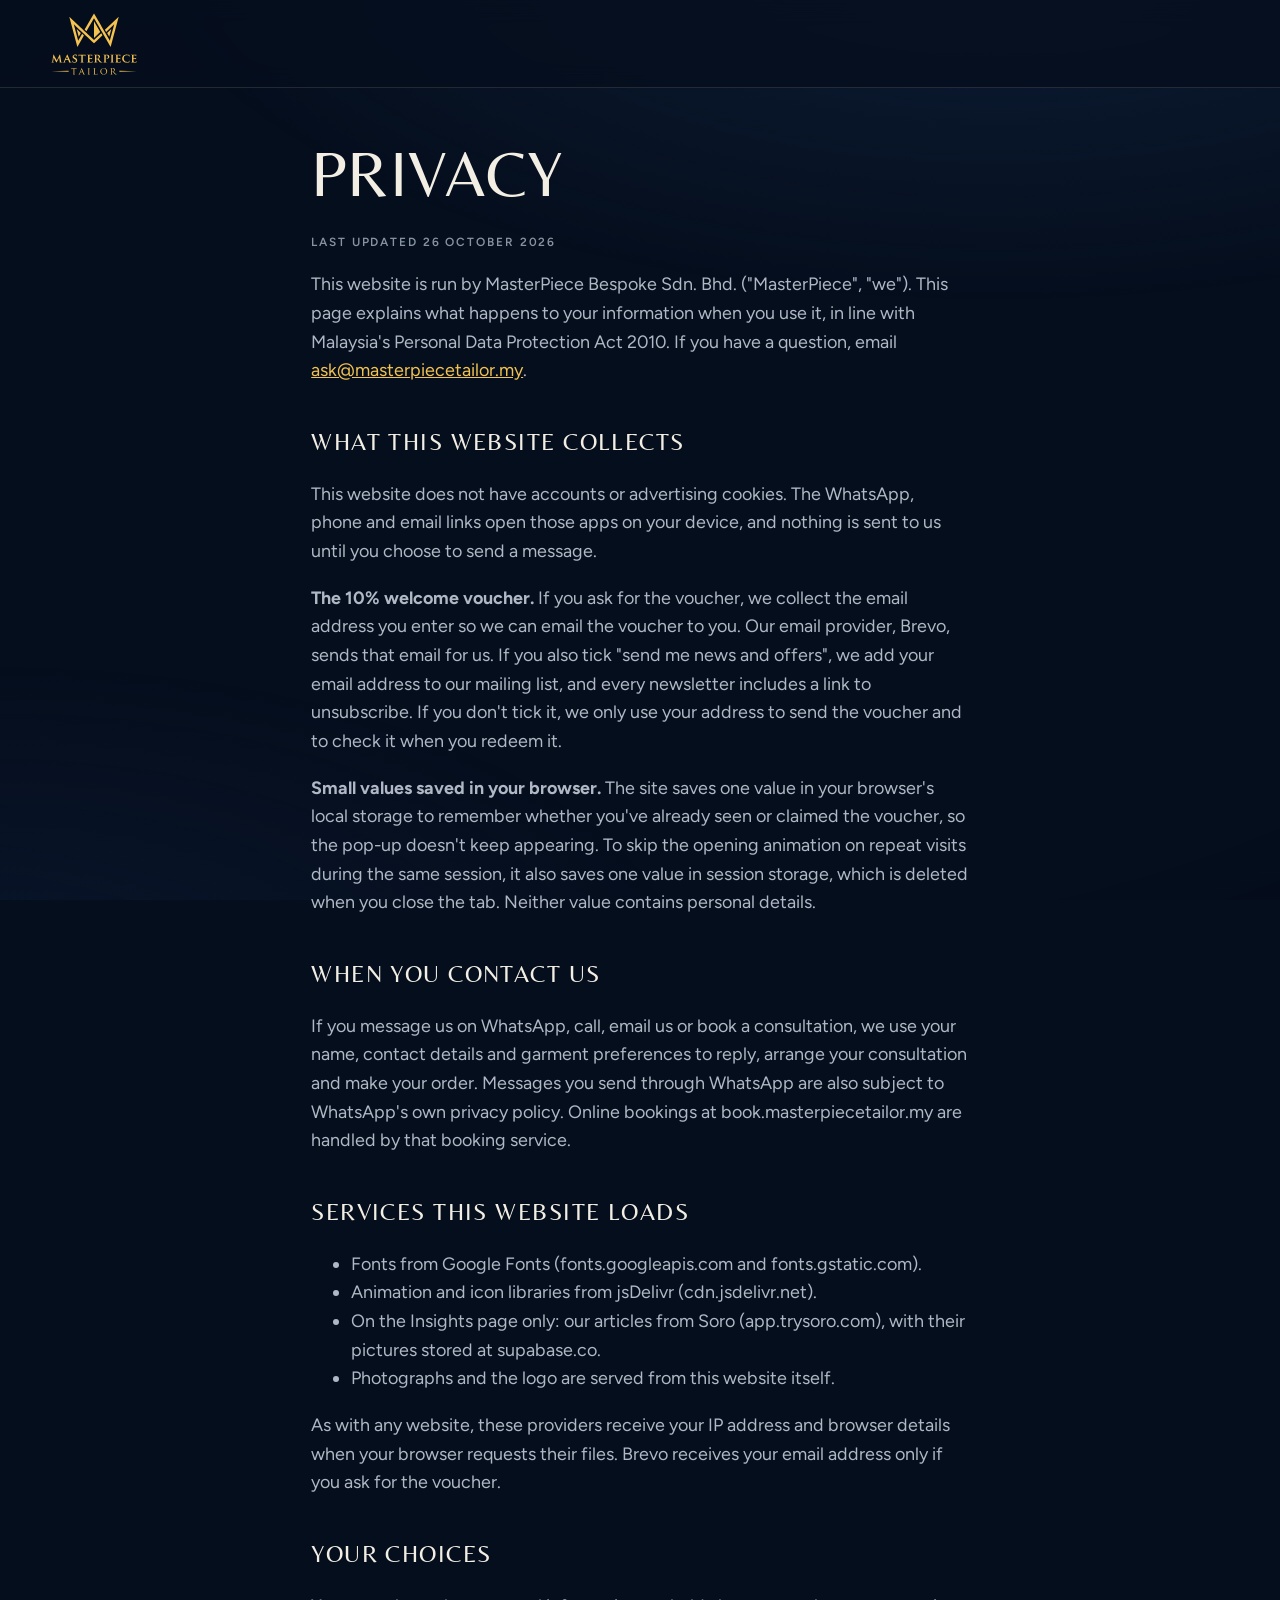
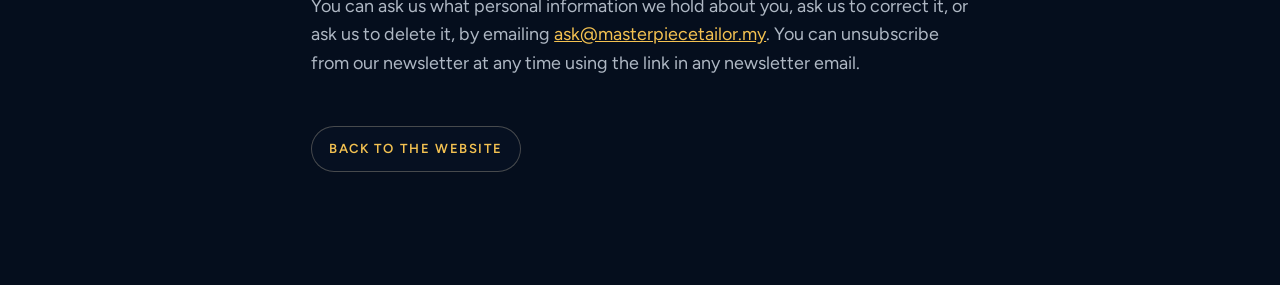
<file: privacy.html>
<!doctype html>
<html lang="en">
<head>
  <meta charset="utf-8">
  <meta name="viewport" content="width=device-width, initial-scale=1">
  <title>Privacy | MasterPiece Tailor</title>
  <meta name="description" content="How the MasterPiece Tailor website handles your information.">
  <meta name="theme-color" content="#0a1322">
  <link rel="canonical" href="https://www.masterpiecetailor.my/privacy.html">
  <link rel="icon" href="favicon.svg" type="image/svg+xml">
  <link rel="preconnect" href="https://fonts.googleapis.com">
  <link rel="preconnect" href="https://fonts.gstatic.com" crossorigin>
  <link rel="stylesheet" href="https://fonts.googleapis.com/css2?family=Belleza&amp;family=Figtree:ital,wght@0,400..700;1,400..700&amp;display=swap">
  <link rel="stylesheet" href="styles.css">
  <style>
    .doc { max-width: 760px; margin: 0 auto; padding: 140px var(--gutter) 96px; position: relative; z-index: 2; }
    .doc .h2 { font-size: clamp(2.4rem, 6vw, 4rem); margin-bottom: 0.4em; }
    .doc h2 { font-family: var(--font-display); font-weight: 400; font-size: 1.5rem; letter-spacing: 0.06em; text-transform: uppercase; margin: 2.4rem 0 0.6rem; }
    .doc p, .doc li { color: var(--mute); }
    .doc a { color: var(--gold); }
    .doc .updated { font-size: 0.74rem; font-weight: 600; letter-spacing: 0.16em; text-transform: uppercase; color: var(--faint); }
    .doc-nav { position: fixed; top: 0; left: 0; right: 0; height: var(--nav-h); display: flex; align-items: center; padding: 0 var(--gutter); background: oklch(0.165 0.035 258 / 0.8); backdrop-filter: blur(12px); border-bottom: 1px solid var(--line); z-index: 10; }
  </style>
</head>
<body>
  <div class="vignette" aria-hidden="true"></div>
  <header class="doc-nav">
    <a class="brand" href="./" aria-label="MasterPiece Tailor home">
      <img class="brand__logo" src="logo.svg" alt="MasterPiece Tailor" width="95" height="69">
    </a>
  </header>
  <main class="doc">
    <h1 class="h2">Privacy</h1>
    <p class="updated">Last updated 26 October 2026</p>

    <p>This website is run by MasterPiece Bespoke Sdn. Bhd. ("MasterPiece", "we"). This page explains what happens to your information when you use it, in line with Malaysia's Personal Data Protection Act 2010. If you have a question, email <a href="mailto:ask@masterpiecetailor.my">ask@masterpiecetailor.my</a>.</p>

    <h2>What this website collects</h2>
    <p>This website does not have accounts or advertising cookies. The WhatsApp, phone and email links open those apps on your device, and nothing is sent to us until you choose to send a message.</p>
    <p><strong>The 10% welcome voucher.</strong> If you ask for the voucher, we collect the email address you enter so we can email the voucher to you. Our email provider, Brevo, sends that email for us. If you also tick "send me news and offers", we add your email address to our mailing list, and every newsletter includes a link to unsubscribe. If you don't tick it, we only use your address to send the voucher and to check it when you redeem it.</p>
    <p><strong>Small values saved in your browser.</strong> The site saves one value in your browser's local storage to remember whether you've already seen or claimed the voucher, so the pop-up doesn't keep appearing. To skip the opening animation on repeat visits during the same session, it also saves one value in session storage, which is deleted when you close the tab. Neither value contains personal details.</p>

    <h2>When you contact us</h2>
    <p>If you message us on WhatsApp, call, email us or book a consultation, we use your name, contact details and garment preferences to reply, arrange your consultation and make your order. Messages you send through WhatsApp are also subject to WhatsApp's own privacy policy. Online bookings at book.masterpiecetailor.my are handled by that booking service.</p>

    <h2>Services this website loads</h2>
    <ul>
      <li>Fonts from Google Fonts (fonts.googleapis.com and fonts.gstatic.com).</li>
      <li>Animation and icon libraries from jsDelivr (cdn.jsdelivr.net).</li>
      <li>On the Insights page only: our articles from Soro (app.trysoro.com), with their pictures stored at supabase.co.</li>
      <li>Photographs and the logo are served from this website itself.</li>
    </ul>
    <p>As with any website, these providers receive your IP address and browser details when your browser requests their files. Brevo receives your email address only if you ask for the voucher.</p>

    <h2>Your choices</h2>
    <p>You can ask us what personal information we hold about you, ask us to correct it, or ask us to delete it, by emailing <a href="mailto:ask@masterpiecetailor.my">ask@masterpiecetailor.my</a>. You can unsubscribe from our newsletter at any time using the link in any newsletter email.</p>

    <p style="margin-top:3rem"><a class="btn btn--ghost" href="./">Back to the website</a></p>
  </main>
</body>
</html>
</file>
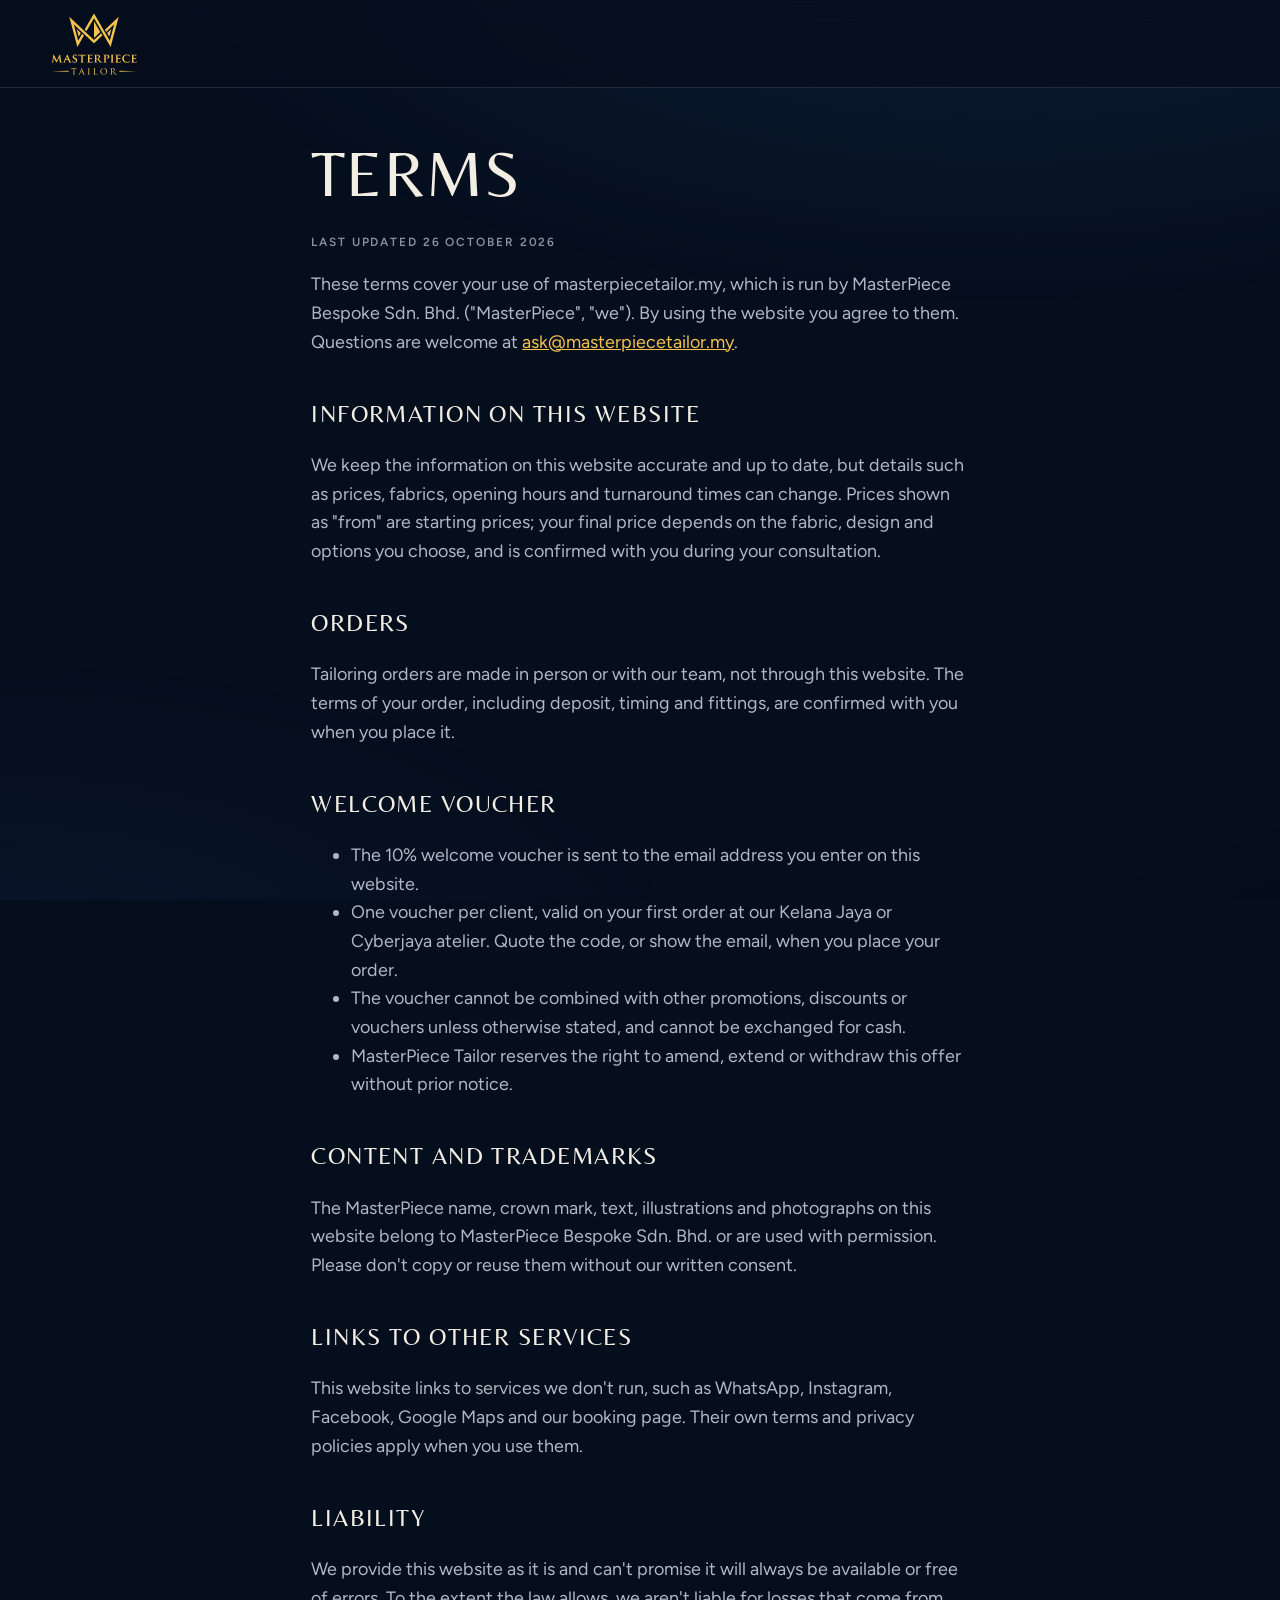
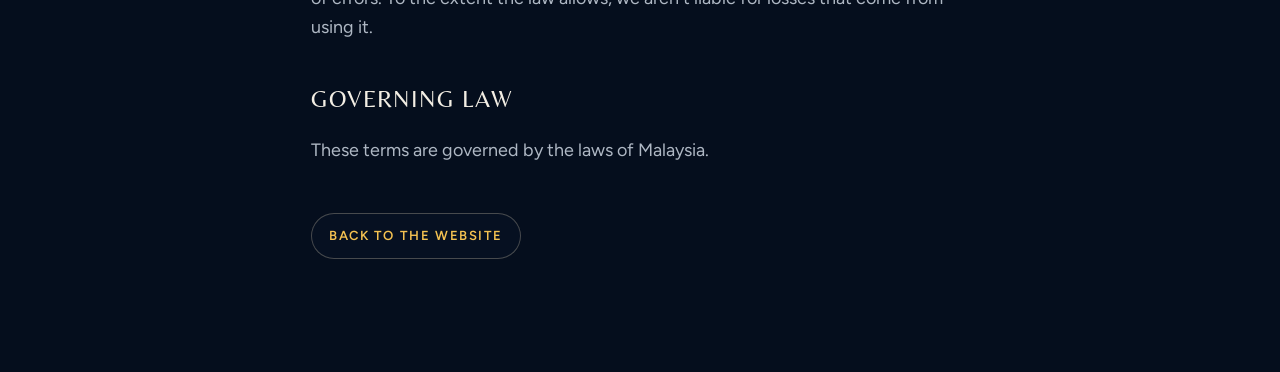
<file: terms.html>
<!doctype html>
<html lang="en">
<head>
  <meta charset="utf-8">
  <meta name="viewport" content="width=device-width, initial-scale=1">
  <title>Terms | MasterPiece Tailor</title>
  <meta name="description" content="Terms of use for the MasterPiece Tailor website.">
  <meta name="theme-color" content="#0a1322">
  <link rel="canonical" href="https://www.masterpiecetailor.my/terms.html">
  <link rel="icon" href="favicon.svg" type="image/svg+xml">
  <link rel="preconnect" href="https://fonts.googleapis.com">
  <link rel="preconnect" href="https://fonts.gstatic.com" crossorigin>
  <link rel="stylesheet" href="https://fonts.googleapis.com/css2?family=Belleza&amp;family=Figtree:ital,wght@0,400..700;1,400..700&amp;display=swap">
  <link rel="stylesheet" href="styles.css">
  <style>
    .doc { max-width: 760px; margin: 0 auto; padding: 140px var(--gutter) 96px; position: relative; z-index: 2; }
    .doc .h2 { font-size: clamp(2.4rem, 6vw, 4rem); margin-bottom: 0.4em; }
    .doc h2 { font-family: var(--font-display); font-weight: 400; font-size: 1.5rem; letter-spacing: 0.06em; text-transform: uppercase; margin: 2.4rem 0 0.6rem; }
    .doc p, .doc li { color: var(--mute); }
    .doc a { color: var(--gold); }
    .doc .updated { font-size: 0.74rem; font-weight: 600; letter-spacing: 0.16em; text-transform: uppercase; color: var(--faint); }
    .doc-nav { position: fixed; top: 0; left: 0; right: 0; height: var(--nav-h); display: flex; align-items: center; padding: 0 var(--gutter); background: oklch(0.165 0.035 258 / 0.8); backdrop-filter: blur(12px); border-bottom: 1px solid var(--line); z-index: 10; }
  </style>
</head>
<body>
  <div class="vignette" aria-hidden="true"></div>
  <header class="doc-nav">
    <a class="brand" href="./" aria-label="MasterPiece Tailor home">
      <img class="brand__logo" src="logo.svg" alt="MasterPiece Tailor" width="95" height="69">
    </a>
  </header>
  <main class="doc">
    <h1 class="h2">Terms</h1>
    <p class="updated">Last updated 26 October 2026</p>

    <p>These terms cover your use of masterpiecetailor.my, which is run by MasterPiece Bespoke Sdn. Bhd. ("MasterPiece", "we"). By using the website you agree to them. Questions are welcome at <a href="mailto:ask@masterpiecetailor.my">ask@masterpiecetailor.my</a>.</p>

    <h2>Information on this website</h2>
    <p>We keep the information on this website accurate and up to date, but details such as prices, fabrics, opening hours and turnaround times can change. Prices shown as "from" are starting prices; your final price depends on the fabric, design and options you choose, and is confirmed with you during your consultation.</p>

    <h2>Orders</h2>
    <p>Tailoring orders are made in person or with our team, not through this website. The terms of your order, including deposit, timing and fittings, are confirmed with you when you place it.</p>

    <h2 id="voucher">Welcome voucher</h2>
    <ul>
      <li>The 10% welcome voucher is sent to the email address you enter on this website.</li>
      <li>One voucher per client, valid on your first order at our Kelana Jaya or Cyberjaya atelier. Quote the code, or show the email, when you place your order.</li>
      <li>The voucher cannot be combined with other promotions, discounts or vouchers unless otherwise stated, and cannot be exchanged for cash.</li>
      <li>MasterPiece Tailor reserves the right to amend, extend or withdraw this offer without prior notice.</li>
    </ul>

    <h2>Content and trademarks</h2>
    <p>The MasterPiece name, crown mark, text, illustrations and photographs on this website belong to MasterPiece Bespoke Sdn. Bhd. or are used with permission. Please don't copy or reuse them without our written consent.</p>

    <h2>Links to other services</h2>
    <p>This website links to services we don't run, such as WhatsApp, Instagram, Facebook, Google Maps and our booking page. Their own terms and privacy policies apply when you use them.</p>

    <h2>Liability</h2>
    <p>We provide this website as it is and can't promise it will always be available or free of errors. To the extent the law allows, we aren't liable for losses that come from using it.</p>

    <h2>Governing law</h2>
    <p>These terms are governed by the laws of Malaysia.</p>

    <p style="margin-top:3rem"><a class="btn btn--ghost" href="./">Back to the website</a></p>
  </main>
</body>
</html>
</file>
<file: styles.css>
/* ==========================================================================
   MasterPiece Tailor
   Midnight navy and crown gold. Brand fonts: Optima (display) and Canva Sans
   (text), with Belleza and Figtree as the free web stand-ins.
   Shape rule: buttons and chips are full pills, surfaces use a 4px radius,
   the hero photograph is the only arched frame.
   ========================================================================== */

:root {
  --ink: oklch(0.165 0.035 258);
  --ink-2: oklch(0.2 0.04 258);
  --ink-3: oklch(0.245 0.045 258);
  --line: oklch(0.86 0.04 85 / 0.14);
  --line-strong: oklch(0.86 0.04 85 / 0.3);
  --bone: oklch(0.95 0.014 85);
  --mute: oklch(0.78 0.02 255);
  --faint: oklch(0.66 0.025 255);
  --gold: #F4C251;       /* MasterPiece logo gold */
  --gold-hi: #F8D37C;
  --gold-deep: #C9962F;
  --gold-ink: oklch(0.19 0.04 258);
  --ok: oklch(0.78 0.13 150);
  --closed: oklch(0.72 0.13 28);

  --font-display: Optima, 'Optima Nova', 'Optima LT Pro', 'URW Classico', Belleza, Candara, 'Segoe UI', sans-serif;
  --font-sans: 'Canva Sans', Figtree, system-ui, -apple-system, 'Segoe UI', Roboto, sans-serif;

  --fs-body: clamp(1rem, 0.96rem + 0.2vw, 1.125rem);
  --fs-h2: clamp(2.1rem, 4.6vw, 4.6rem);
  --fs-h3: clamp(1.5rem, 2.2vw, 2.2rem);

  --ease-out: cubic-bezier(0.16, 1, 0.3, 1);
  --ease-in-out: cubic-bezier(0.65, 0, 0.35, 1);
  --gutter: clamp(16px, 4vw, 56px);
  --maxw: 1440px;
  --radius: 4px;
  --nav-h: 88px;

  /* Bklit chart tokens */
  --chart-background: transparent;
  --chart-foreground: var(--bone);
  --chart-foreground-muted: var(--mute);
  --chart-label: var(--faint);
  --chart-line-primary: var(--gold);
  --chart-line-secondary: var(--bone);
  --chart-crosshair: var(--bone);
  --chart-grid: oklch(0.86 0.04 85 / 0.14);
  --chart-indicator-color: var(--gold-hi);
  --chart-1: var(--gold);
  --chart-2: oklch(0.9 0.025 85);
  --chart-3: oklch(0.66 0.07 245);
  --chart-4: var(--gold-deep);
  --chart-5: oklch(0.52 0.04 255);
  --border: oklch(0.86 0.04 85 / 0.13);
  --popover: oklch(0.235 0.042 258);
  --popover-foreground: var(--bone);

  color-scheme: dark;
}

/* ---------- Base ---------- */
*, *::before, *::after { box-sizing: border-box; }
html {
  background: var(--ink);
  -webkit-text-size-adjust: 100%;
  text-size-adjust: 100%;
  scrollbar-color: var(--gold-deep) var(--ink);
  scrollbar-width: thin;
}
/* Lenis */
html.lenis, html.lenis body { height: auto; }
.lenis.lenis-smooth { scroll-behavior: auto !important; }
.lenis.lenis-smooth [data-lenis-prevent] { overscroll-behavior: contain; }
.lenis.lenis-stopped { overflow: clip; }
.lenis.lenis-smooth iframe { pointer-events: none; }

body {
  margin: 0;
  background: var(--ink);
  color: var(--bone);
  font-family: var(--font-sans);
  font-size: var(--fs-body);
  line-height: 1.6;
  -webkit-font-smoothing: antialiased;
  -moz-osx-font-smoothing: grayscale;
  overflow-x: clip;
  text-rendering: optimizeLegibility;
  font-synthesis: style;
}
img { max-width: 100%; display: block; }
a { color: inherit; }
button { font: inherit; color: inherit; }
::selection { background: var(--gold); color: var(--gold-ink); }
:focus-visible { outline: 2px solid var(--gold); outline-offset: 3px; border-radius: 2px; }
::-webkit-scrollbar { width: 10px; }
::-webkit-scrollbar-track { background: var(--ink); }
::-webkit-scrollbar-thumb { background: var(--gold-deep); border-radius: 999px; border: 3px solid var(--ink); }

.sr-only {
  position: absolute !important; width: 1px; height: 1px; padding: 0; margin: -1px;
  overflow: hidden; clip: rect(0, 0, 0, 0); white-space: nowrap; border: 0;
}
.skip {
  position: fixed; left: 16px; top: -60px; z-index: 200; padding: 10px 16px;
  background: var(--gold); color: var(--gold-ink); border-radius: 999px; text-decoration: none; font-weight: 600;
  transition: top 0.2s var(--ease-out);
}
.skip:focus { top: 16px; }

/* ---------- Type ---------- */
.h2 {
  font-family: var(--font-display);
  font-weight: 400;
  font-size: var(--fs-h2);
  line-height: 1.06;
  letter-spacing: 0.02em;
  text-transform: uppercase;
  margin: 0;
  text-wrap: balance;
}
.h3 {
  font-family: var(--font-display);
  font-weight: 400;
  font-size: var(--fs-h3);
  line-height: 1.12;
  letter-spacing: 0.01em;
  margin: 0 0 0.4em;
}
.lede {
  font-size: clamp(1.05rem, 0.98rem + 0.4vw, 1.3rem);
  line-height: 1.55;
  color: var(--mute);
  max-width: 46ch;
  margin: 1.2rem 0 0;
}
.eyebrow {
  font-family: var(--font-sans);
  font-size: 0.78rem;
  font-weight: 600;
  letter-spacing: 0.22em;
  text-transform: uppercase;
  color: var(--gold);
  margin: 0;
}
.gold { color: var(--gold); }
.tagline {
  margin: 1.4rem 0 0;
  font-family: var(--font-display);
  font-style: italic;
  font-size: clamp(1.05rem, 1rem + 0.35vw, 1.3rem);
  letter-spacing: 0.02em;
  color: var(--gold);
}

/* ---------- Buttons ---------- */
.btn {
  --h: 46px;
  display: inline-flex; align-items: center; justify-content: center; gap: 0.6em;
  height: var(--h); padding: 0 1.3em;
  border-radius: 999px; border: 1px solid transparent;
  font: 600 0.82rem/1 var(--font-sans); letter-spacing: 0.12em; text-transform: uppercase;
  text-decoration: none; white-space: nowrap; cursor: pointer;
  transition: background-color 0.2s var(--ease-out), color 0.2s var(--ease-out), border-color 0.2s var(--ease-out);
  will-change: transform;
}
.btn i { font-size: 1.25em; }
.btn--lg { --h: 56px; padding: 0 1.8em; font-size: 0.86rem; }
.btn--gold { background: var(--gold); color: var(--gold-ink); }
.btn--gold:hover { background: var(--gold-hi); }
.btn--ghost {
  border-color: var(--line-strong); color: var(--bone);
  background: oklch(0.2 0.04 258 / 0.45);
  -webkit-backdrop-filter: blur(8px); backdrop-filter: blur(8px);
}
.btn--ghost:hover { border-color: var(--gold); color: var(--gold); }

.link-arrow {
  display: inline-flex; align-items: center; gap: 0.6em; margin-top: 1.8rem;
  color: var(--gold); font-weight: 600; font-size: 0.82rem; letter-spacing: 0.12em; text-transform: uppercase;
  text-decoration: none; border-bottom: 1px solid currentColor; padding-bottom: 6px;
}
.link-arrow i { font-size: 1.2em; transition: transform 0.25s var(--ease-out); }
.link-arrow:hover i { transform: translateX(3px); }

.icon-btn {
  width: 46px; height: 46px; border-radius: 999px; flex: none;
  display: grid; place-items: center; cursor: pointer;
  background: transparent; color: var(--bone); border: 1px solid var(--line-strong);
  transition: border-color 0.2s, color 0.2s;
}
.icon-btn:hover { border-color: var(--gold); color: var(--gold); }
.icon-btn i { font-size: 1.15rem; }

/* ---------- Atmosphere: canvas, vignette, grain ---------- */
.threads {
  position: fixed; left: 0; top: 0; z-index: 0;
  width: 100%; height: 100vh; height: 100lvh;
  pointer-events: none;
}
.vignette {
  position: fixed; inset: 0; z-index: 0; pointer-events: none;
  background:
    radial-gradient(110% 70% at 78% -10%, oklch(0.3 0.07 258 / 0.55), transparent 62%),
    radial-gradient(90% 60% at 0% 110%, oklch(0.24 0.06 262 / 0.5), transparent 60%),
    radial-gradient(140% 100% at 50% 50%, transparent 55%, oklch(0.1 0.03 258 / 0.7));
}
.grain {
  position: fixed; inset: -50%; z-index: 60; pointer-events: none; opacity: 0.05;
  background-image: url("data:image/svg+xml;utf8,<svg xmlns='http://www.w3.org/2000/svg' width='180' height='180'><filter id='n'><feTurbulence type='fractalNoise' baseFrequency='0.9' numOctaves='2' stitchTiles='stitch'/></filter><rect width='100%' height='100%' filter='url(%23n)'/></svg>");
  animation: grain 1.2s steps(6) infinite;
}
@keyframes grain {
  0% { transform: translate(0, 0); }
  20% { transform: translate(-3%, 2%); }
  40% { transform: translate(2%, -3%); }
  60% { transform: translate(-2%, -1%); }
  80% { transform: translate(3%, 3%); }
  100% { transform: translate(0, 0); }
}
main { position: relative; z-index: 2; }

/* ---------- Preloader ---------- */
.preloader {
  position: fixed; inset: 0; z-index: 100;
  display: none; place-items: center;
  background: var(--ink);
}
.js .preloader { display: grid; }
.preloader__inner { display: grid; justify-items: center; gap: 18px; }
.preloader__crown { width: 132px; height: auto; overflow: visible; }
.preloader__crown path { fill: var(--gold); stroke: var(--gold); stroke-width: 0.35; stroke-linejoin: miter; }
.preloader__word { display: block; width: 190px; height: auto; }
.preloader__count {
  margin: 0; font-size: 0.74rem; letter-spacing: 0.2em;
  color: var(--faint); font-variant-numeric: tabular-nums; min-width: 3ch; text-align: center;
}

/* ---------- Navigation ---------- */
.nav {
  position: fixed; left: 0; right: 0; top: 0; z-index: 50;
  height: var(--nav-h);
  display: flex; align-items: center; gap: clamp(16px, 3vw, 40px);
  padding: 0 var(--gutter);
  transition: transform 0.6s var(--ease-out), background-color 0.35s var(--ease-out), border-color 0.35s;
  border-bottom: 1px solid transparent;
}
.nav.is-scrolled {
  background: oklch(0.165 0.035 258 / 0.74);
  -webkit-backdrop-filter: blur(14px) saturate(1.2); backdrop-filter: blur(14px) saturate(1.2);
  border-bottom-color: var(--line);
}
.nav.is-hidden { transform: translateY(-101%); }
.brand {
  display: flex; align-items: center; gap: 12px; margin-right: auto;
  color: var(--bone); text-decoration: none;
}
/* The stacked logo, as on the client's artwork; it settles a little smaller once you scroll */
.brand__logo { display: block; height: 62px; width: auto; transition: height 0.5s var(--ease-out); }
.nav.is-scrolled .brand__logo { height: 50px; }
.nav__cta i { font-size: 1.3em; }
/* text lockup kept for any page without the logo file */
.brand__crown { width: 36px; height: 25px; color: var(--gold); flex: none; }
.brand__word {
  display: flex; flex-direction: column; line-height: 1;
  font-family: var(--font-display); font-size: 1.12rem; letter-spacing: 0.1em; text-transform: uppercase;
}
.brand__word small {
  font-family: var(--font-sans); font-size: 0.56rem; font-weight: 600;
  letter-spacing: 0.62em; color: var(--gold); margin-top: 6px;
}
.nav__links { display: flex; gap: clamp(16px, 2.2vw, 32px); }
.nav__links a {
  position: relative; color: var(--mute); text-decoration: none; font-size: 0.8rem; font-weight: 600;
  letter-spacing: 0.12em; text-transform: uppercase; padding: 6px 0; transition: color 0.2s;
}
.nav__links a::after {
  content: ''; position: absolute; left: 0; right: 0; bottom: 0; height: 1px; background: var(--gold);
  transform: scaleX(0); transform-origin: right; transition: transform 0.4s var(--ease-out);
}
.nav__links a:hover, .nav__links a.is-current { color: var(--bone); }
.nav__links a:hover::after, .nav__links a.is-current::after { transform: scaleX(1); transform-origin: left; }
.nav__toggle {
  display: none; width: 46px; height: 46px; border-radius: 999px; place-items: center;
  background: transparent; border: 1px solid var(--line-strong); cursor: pointer;
}
.nav__toggle i { font-size: 1.3rem; }

.menu {
  position: fixed; inset: 0; z-index: 49;
  background: var(--ink);
  padding: calc(var(--nav-h) + 32px) var(--gutter) 32px;
  display: flex; flex-direction: column; justify-content: space-between;
}
.menu[hidden] { display: none; }
.menu__links { display: flex; flex-direction: column; gap: 6px; }
.menu__links a {
  font-family: var(--font-display); font-size: clamp(2rem, 9vw, 3.4rem); line-height: 1.2;
  text-transform: uppercase; letter-spacing: 0.03em; color: var(--bone); text-decoration: none;
}
.menu__links a:hover { color: var(--gold); }
.menu__foot { display: flex; flex-wrap: wrap; gap: 12px; }

/* ---------- Tape progress ---------- */
.tape {
  position: fixed; right: 18px; top: 50%; z-index: 40;
  width: 14px; height: 42vh; transform: translateY(-50%);
  pointer-events: none;
  -webkit-mask-image: linear-gradient(transparent, #000 12%, #000 88%, transparent);
  mask-image: linear-gradient(transparent, #000 12%, #000 88%, transparent);
}
.tape__ticks {
  position: absolute; left: 0; right: 0; top: -40px; bottom: -40px;
  background:
    repeating-linear-gradient(to bottom, var(--line-strong) 0 1px, transparent 1px 40px) right / 14px 100% no-repeat,
    repeating-linear-gradient(to bottom, var(--line) 0 1px, transparent 1px 8px) right / 7px 100% no-repeat;
  will-change: transform;
}
.tape__fill {
  position: absolute; right: 0; top: 0; width: 2px; height: 100%;
  background: var(--gold); transform-origin: top; transform: scaleY(0);
}

/* ---------- 1 Hero ---------- */
.scene { position: relative; }
.hero {
  min-height: calc(100vh - 92px); min-height: calc(100svh - 92px);
  max-width: var(--maxw); margin: 0 auto;
  display: grid; grid-template-columns: repeat(12, minmax(0, 1fr)); column-gap: var(--gutter);
  align-items: center;
  padding: calc(var(--nav-h) + 28px) var(--gutter) clamp(32px, 5vh, 56px);
}
.hero__content { grid-column: 1 / span 7; position: relative; z-index: 2; }
.hero__title {
  font-family: var(--font-display); font-weight: 400;
  font-size: clamp(2.9rem, 6.4vw, 6.9rem);
  line-height: 1.02; letter-spacing: 0.015em; text-transform: uppercase;
  margin: 0.32em 0 0.34em;
}
.hero__sub { color: var(--mute); font-size: clamp(1.05rem, 1rem + 0.35vw, 1.28rem); max-width: 40ch; margin: 0; }
.hero__sub strong { color: var(--bone); font-weight: 600; letter-spacing: 0.04em; }
.hero__sub em { color: var(--gold); }
.hero__ctas { display: flex; flex-wrap: wrap; gap: 12px; margin-top: 2.2rem; }
.hero__media { grid-column: 8 / span 5; margin: 0; position: relative; }
.hero__frame {
  position: relative; aspect-ratio: 4 / 5; overflow: hidden; isolation: isolate;
  border-radius: 50% 50% var(--radius) var(--radius) / 34% 34% var(--radius) var(--radius);
  border: 1px solid var(--line-strong);
  background: var(--ink-2);
}
.hero__img { width: 100%; height: 100%; object-fit: cover; object-position: 50% 30%; transform-origin: 50% 40%; }
.hero__curtain { position: absolute; inset: 0; background: var(--ink); transform-origin: top; display: none; }
.js .hero__curtain { display: block; }

/* Quick trust bar */
.trust {
  position: relative; z-index: 2;
  border-block: 1px solid var(--line);
  background: oklch(0.165 0.035 258 / 0.6);
  -webkit-backdrop-filter: blur(8px); backdrop-filter: blur(8px);
}
.trust__crawl {
  overflow: hidden;
  -webkit-mask-image: linear-gradient(90deg, transparent, #000 7%, #000 93%, transparent);
  mask-image: linear-gradient(90deg, transparent, #000 7%, #000 93%, transparent);
}
.trust__track { display: flex; width: max-content; list-style: none; margin: 0; padding: 0; will-change: transform; }
.trust__track li { display: flex; align-items: baseline; gap: 0.75em; white-space: nowrap; padding: 22px 0; }
.trust__track li::after {
  content: ''; align-self: center; flex: none; width: 24px; height: 17px; margin: 0 2.4em;
  background: url('logo-crown.svg') center / contain no-repeat;
}
.trust__track strong {
  display: inline-flex; align-items: center; gap: 0.35em;
  font-family: var(--font-display); font-weight: 400; font-size: clamp(1.05rem, 1.45vw, 1.35rem);
  letter-spacing: 0.08em; text-transform: uppercase; color: var(--bone);
}
.trust__track strong .ph-star { color: var(--gold); font-size: 0.95em; }
.trust__track em { font-style: italic; font-size: 0.95rem; letter-spacing: 0.02em; color: var(--gold); }

/* ---------- 2 Identity ---------- */
.identity {
  max-width: var(--maxw); margin: 0 auto;
  padding: clamp(120px, 15vw, 220px) var(--gutter);
  display: grid; grid-template-columns: repeat(12, minmax(0, 1fr)); column-gap: var(--gutter); align-items: center;
}
.identity__copy { grid-column: 1 / span 7; }
.identity__line, .identity__punch {
  margin: 1.4rem 0 0; max-width: 26ch;
  font-family: var(--font-display); font-size: clamp(1.6rem, 2.7vw, 2.7rem); line-height: 1.22; letter-spacing: 0.005em;
}
.identity__copy .h2 + .identity__line { margin-top: 2.4rem; }
.identity__punch { color: var(--gold); margin-top: 2.2rem; }
.identity__media { grid-column: 9 / span 4; margin: 0; aspect-ratio: 3 / 4; overflow: hidden; border-radius: var(--radius); border: 1px solid var(--line); }
.identity__media img { width: 100%; height: 100%; object-fit: cover; object-position: 50% 25%; transform: scale(1.12); }

/* ---------- 3 Journey (pinned drawing) ---------- */
.craft { max-width: var(--maxw); margin: 0 auto; padding: clamp(110px, 13vw, 170px) var(--gutter); }
.craft__inner { display: grid; grid-template-columns: 1.05fr 1fr; gap: clamp(32px, 6vw, 110px); align-items: center; width: 100%; }
.craft.is-pinned {
  height: 100vh; height: 100svh; display: flex; align-items: center;
  padding-top: calc(var(--nav-h) + 8px); padding-bottom: 24px;
}
.craft__drawing { margin: 0; }
.jacket { width: 100%; height: auto; max-height: 76svh; display: block; overflow: visible; color: var(--bone); }
.jacket path, .jacket circle { fill: none; stroke: currentColor; }
.j-out { stroke-width: 1.4; }
.jacket .j-ghost { stroke: var(--bone); stroke-width: 1; stroke-dasharray: 2 6; opacity: 0.22; }
.j-outline { color: var(--bone); transition: color 0.6s; }
.j-m { stroke: var(--gold); stroke-width: 1; }
.j-det { stroke-width: 1; opacity: 0.75; }
.j-dart { opacity: 0.45; }
.j-ch { stroke: var(--bone); stroke-width: 1.2; opacity: 0.7; }
.j-hang { stroke: var(--gold); stroke-width: 1.6; }
.jacket .j-btn { fill: var(--gold); stroke: none; }
.j-label {
  font-family: var(--font-sans); font-size: 10px; font-weight: 600; letter-spacing: 0.16em; text-transform: uppercase;
  fill: var(--gold); stroke: none;
}
.craft__copy .h2 { font-size: clamp(2rem, 4vw, 4rem); }
.craft__kicker { margin: 1.2rem 0 0; color: var(--mute); max-width: 42ch; }
.craft__kicker strong { color: var(--gold); font-weight: 600; letter-spacing: 0.06em; }
.craft__steps { list-style: none; margin: 2rem 0 1.6rem; padding: 0; border-left: 1px solid var(--line); }
.craft__steps button {
  position: relative; display: flex; align-items: baseline; gap: 16px; width: 100%; text-align: left; cursor: pointer;
  background: none; border: 0; color: var(--faint);
  font-family: var(--font-display); font-size: clamp(1.4rem, 2.3vw, 2.2rem); line-height: 1.2;
  letter-spacing: 0.04em; text-transform: uppercase;
  padding: 0.45rem 0 0.45rem 1.4rem;
  transition: color 0.35s var(--ease-out);
}
.craft__num { font-family: var(--font-sans); font-size: 0.78rem; font-weight: 600; letter-spacing: 0.14em; color: var(--gold); }
.craft__steps button::before {
  content: ''; position: absolute; left: -1px; top: 0; bottom: 0; width: 2px; background: var(--gold);
  transform: scaleY(0); transform-origin: top; transition: transform 0.5s var(--ease-out);
}
.craft__steps button:hover { color: var(--mute); }
.craft__steps .is-active button { color: var(--bone); }
.craft__steps .is-active button::before { transform: scaleY(1); }
.craft__detail { position: relative; min-height: 5.2em; }
.craft__detail p {
  position: absolute; left: 0; top: 0; margin: 0; max-width: 40ch; color: var(--mute);
  opacity: 0; transform: translateY(10px);
  transition: opacity 0.4s var(--ease-out), transform 0.6s var(--ease-out);
}
.craft__detail p.is-active { opacity: 1; transform: none; }
.craft__cta { margin-top: 1.6rem; }

/* Phones and tablets: one pinned screen with tappable step pills */
/* bottom padding leaves room for the sticky mobile CTA bar */
.craft.is-pinned--m { padding: calc(var(--nav-h) + 14px) var(--gutter) calc(88px + env(safe-area-inset-bottom)); }
.craft.is-pinned--m .craft__inner { display: flex; flex-direction: column; align-items: stretch; gap: 12px; height: 100%; }
.craft.is-pinned--m .craft__copy { display: contents; }
.craft.is-pinned--m .craft__copy .h2 { order: 1; font-size: clamp(1.6rem, 6.4vw, 2.4rem); }
.craft.is-pinned--m .craft__kicker { order: 2; margin: 0; font-size: 0.9rem; }
.craft.is-pinned--m .craft__drawing { order: 3; flex: 1 1 0; min-height: 0; max-width: none; width: 100%; }
.craft.is-pinned--m .jacket { width: 100%; height: 100%; max-height: none; }
/* Five step pills sit on one swipeable row; the active one slides into view */
.craft.is-pinned--m .craft__steps {
  order: 4; margin: 0 calc(-1 * var(--gutter)); padding: 0 var(--gutter); border: 0;
  display: flex; flex-wrap: nowrap; gap: 6px; overflow-x: auto; scrollbar-width: none;
}
.craft.is-pinned--m .craft__steps::-webkit-scrollbar { display: none; }
.craft.is-pinned--m .craft__steps li { flex: none; }
.craft.is-pinned--m .craft__steps button {
  display: inline-flex; align-items: center; gap: 8px; width: auto; min-height: 42px; padding: 0 16px;
  font-family: var(--font-sans); font-size: 0.78rem; font-weight: 600; line-height: 1; white-space: nowrap;
  color: var(--mute); border: 1px solid var(--line-strong); border-radius: 999px;
  transition: background-color 0.3s var(--ease-out), color 0.3s var(--ease-out), border-color 0.3s var(--ease-out);
}
.craft.is-pinned--m .craft__num { font-size: 0.7rem; }
.craft.is-pinned--m .craft__steps button::before { display: none; }
.craft.is-pinned--m .craft__steps .is-active button { background: var(--gold); border-color: var(--gold); color: var(--gold-ink); }
.craft.is-pinned--m .craft__steps .is-active .craft__num { color: var(--gold-ink); }
.craft.is-pinned--m .craft__detail { order: 5; min-height: 4.9em; font-size: 0.95rem; }
.craft.is-pinned--m .craft__cta { display: none; }

/* ---------- 4 Questions and answers ---------- */
.faq {
  max-width: var(--maxw); margin: 0 auto; padding: clamp(120px, 14vw, 200px) var(--gutter);
  display: grid; grid-template-columns: repeat(12, minmax(0, 1fr)); column-gap: var(--gutter); row-gap: 40px; align-items: start;
}
.faq__intro { grid-column: 1 / span 4; position: sticky; top: calc(var(--nav-h) + 40px); }
.faq__intro .lede { max-width: 30ch; }
.faq__list { grid-column: 6 / span 7; border-top: 1px solid var(--line); }
.faq__item { border-bottom: 1px solid var(--line); }
.faq__item h3 { margin: 0; }
.faq__item button {
  width: 100%; display: flex; align-items: center; justify-content: space-between; gap: 24px;
  padding: 26px 0; background: none; border: 0; cursor: pointer; text-align: left;
  font-family: var(--font-display); font-weight: 400; font-size: clamp(1.2rem, 1.9vw, 1.7rem); line-height: 1.3;
  color: var(--bone); transition: color 0.25s var(--ease-out);
}
.faq__item button:hover, .faq__item.is-open button { color: var(--gold); }
.faq__item button i {
  flex: none; width: 40px; height: 40px; border-radius: 50%; display: grid; place-items: center;
  border: 1px solid var(--line-strong); font-size: 1.05rem; color: var(--bone);
  transition: transform 0.45s var(--ease-out), background-color 0.3s, color 0.3s, border-color 0.3s;
}
.faq__item.is-open button i { transform: rotate(45deg); background: var(--gold); border-color: var(--gold); color: var(--gold-ink); }
.faq__panel { display: grid; grid-template-rows: 0fr; transition: grid-template-rows 0.5s var(--ease-out); }
.faq__panel > div { overflow: hidden; }
.faq__item.is-open .faq__panel { grid-template-rows: 1fr; }
.faq__panel p { margin: 0 0 28px; color: var(--mute); max-width: 62ch; }
.faq__panel a { color: var(--gold); }

/* ---------- 5 Legacy (stats + span chart) ---------- */
.legacy { max-width: var(--maxw); margin: 0 auto; padding: clamp(120px, 14vw, 200px) var(--gutter) clamp(80px, 9vw, 120px); }
.stats {
  margin: clamp(48px, 6vw, 80px) 0 0; display: grid; grid-template-columns: repeat(4, minmax(0, 1fr));
  border-top: 1px solid var(--line);
}
.stat { display: flex; flex-direction: column-reverse; justify-content: flex-end; gap: 10px; padding: 28px 24px 8px 0; }
.stat + .stat { padding-left: 24px; border-left: 1px solid var(--line); }
.stat dt { color: var(--mute); font-size: 0.95rem; max-width: 22ch; }
.stat dd { margin: 0; display: flex; align-items: baseline; gap: 0.3em; font-family: var(--font-display); line-height: 1; }
.stat__num { font-size: clamp(2.8rem, 5.4vw, 5.4rem); letter-spacing: 0.01em; }
.stat__unit { font-size: clamp(1rem, 1.5vw, 1.4rem); color: var(--gold); text-transform: uppercase; letter-spacing: 0.08em; }
.stat__unit--pre { order: -1; }
.stat__plus { margin-left: -0.18em; }
.legacy__span { margin-top: clamp(40px, 5vw, 64px); }
.legacy__foot { display: flex; flex-wrap: wrap; align-items: center; justify-content: space-between; gap: 24px; margin-top: clamp(40px, 5vw, 64px); }
.legacy__line { margin: 0; font-family: var(--font-display); font-size: clamp(1.3rem, 2.2vw, 2rem); max-width: 30ch; line-height: 1.25; }

/* ---------- Our story: horizontal timeline ---------- */
.heritage { padding: clamp(110px, 14vw, 180px) var(--gutter); position: relative; }
.heritage__track { display: flex; flex-direction: column; gap: 72px; max-width: var(--maxw); margin: 0 auto; }
.h-panel { position: relative; }
.h-panel p { color: var(--mute); max-width: 32ch; margin: 0; }
.h-panel--intro .lede { max-width: 30ch; margin-top: 1.8rem; }
.h-year {
  position: relative; display: inline-block; margin: 0 0 0.12em !important; max-width: none !important;
  font-family: var(--font-display); font-weight: 400;
  font-size: clamp(4.6rem, 11.5vw, 11.5rem); line-height: 0.95; letter-spacing: 0.01em; text-transform: uppercase;
}
.h-year__stroke { color: transparent; -webkit-text-stroke: 1px oklch(0.8 0.105 82 / 0.55); }
.h-year__fill { position: absolute; inset: 0; color: var(--gold); clip-path: inset(0 0 0 0); }
.js .h-year__fill { clip-path: inset(0 100% 0 0); }
.h-clients { list-style: none; margin: 0; padding: 0; display: grid; gap: 18px; }
.h-clients li { border-top: 1px solid var(--line); padding-top: 16px; }
.h-clients strong { display: block; font-family: var(--font-display); font-weight: 400; font-size: clamp(1.4rem, 2.1vw, 2rem); line-height: 1.15; }
.h-clients span { color: var(--faint); font-size: 0.9rem; }
.heritage__progress { display: none; }

.heritage.is-pan {
  height: 100vh; height: 100svh; padding: 0; overflow: hidden;
  display: flex; align-items: center;
}
.heritage.is-pan .heritage__track {
  flex-direction: row; align-items: center; width: max-content; max-width: none; margin: 0;
  padding: 0 var(--gutter); gap: clamp(48px, 7vw, 140px);
}
.heritage.is-pan .h-panel { flex: none; width: clamp(300px, 30vw, 500px); }
.heritage.is-pan .h-panel--intro { width: clamp(320px, 36vw, 560px); }
.heritage.is-pan .h-panel--clients { width: clamp(320px, 30vw, 460px); }
.heritage.is-pan .h-panel--last { margin-right: 10vw; }
.heritage.is-pan .heritage__progress {
  display: block; position: absolute; left: var(--gutter); right: var(--gutter); bottom: clamp(28px, 6vh, 56px);
  height: 1px; background: var(--line);
}
.heritage__progress span { display: block; height: 100%; background: var(--gold); transform-origin: left; transform: scaleX(0); }

/* Trusted by */
.clients {
  display: flex; align-items: center; gap: clamp(16px, 3vw, 40px);
  padding: 28px 0; border-block: 1px solid var(--line);
  background: oklch(0.165 0.035 258 / 0.55);
  -webkit-backdrop-filter: blur(6px); backdrop-filter: blur(6px);
}
.clients__label {
  flex: none; margin: 0; padding-left: var(--gutter);
  font-size: 0.74rem; font-weight: 600; letter-spacing: 0.22em; text-transform: uppercase; color: var(--gold);
}
.marquee {
  flex: 1; min-width: 0; overflow: hidden;
  -webkit-mask-image: linear-gradient(90deg, transparent, #000 10%, #000 92%, transparent);
  mask-image: linear-gradient(90deg, transparent, #000 10%, #000 92%, transparent);
}
.marquee__track { display: flex; width: max-content; list-style: none; margin: 0; padding: 0; will-change: transform; }
.marquee__track li {
  display: flex; align-items: center; white-space: nowrap;
  font-family: var(--font-display); font-size: clamp(1.3rem, 2.2vw, 2.1rem); line-height: 1.2; letter-spacing: 0.04em; text-transform: uppercase;
}
.marquee__track li::after {
  content: ''; width: 26px; height: 18px; margin: 0 1.1em; flex: none; opacity: 0.9;
  background: url('logo-crown.svg') center / contain no-repeat;
}

/* ---------- 6 Moments: sticky stack ---------- */
.collection { padding-top: clamp(120px, 14vw, 200px); }
.collection__head { max-width: var(--maxw); margin: 0 auto 48px; padding: 0 var(--gutter); }
.stack { position: relative; }
.stack__card { padding: 0 var(--gutter); margin-bottom: 24px; scroll-margin-top: 0; }
.stack__inner {
  max-width: var(--maxw); margin: 0 auto;
  display: grid; grid-template-columns: minmax(0, 1fr) minmax(0, 1fr); gap: clamp(24px, 4vw, 72px); align-items: center;
  padding: clamp(14px, 2vw, 28px);
  background: linear-gradient(155deg, var(--ink-3), var(--ink-2) 60%);
  border: 1px solid var(--line); border-radius: var(--radius);
  box-shadow: 0 40px 80px -40px oklch(0.08 0.03 258 / 0.9);
  overflow: hidden; transform-origin: 50% 0%;
  position: relative;
}
.stack__inner::after {
  content: ''; position: absolute; inset: 0; pointer-events: none; border-radius: inherit;
  background: var(--ink); opacity: var(--dim, 0);
}
.stack__media { aspect-ratio: 4 / 5; overflow: hidden; border-radius: 2px; background: var(--ink); position: relative; }
.stack__media img { width: 100%; height: 100%; object-fit: cover; transform: scale(1.1); }
.stack__copy { padding: clamp(4px, 2vw, 24px) clamp(4px, 2vw, 32px) clamp(4px, 2vw, 24px) 0; }
.stack__title {
  font-family: var(--font-display); font-weight: 400; margin: 0 0 0.35em;
  font-size: clamp(2.4rem, 5vw, 5.2rem); line-height: 1; letter-spacing: 0.03em; text-transform: uppercase;
}
.stack__copy > p { color: var(--mute); max-width: 32ch; margin: 0; font-size: clamp(1.1rem, 1.4vw, 1.35rem); }

.stack.is-stacked .stack__card {
  position: relative; /* so every card's z-index applies, including the last (never pinned) one */
  height: 100vh; height: 100svh; margin: 0;
  display: flex; align-items: center;
  padding-top: calc(var(--nav-h) + 8px); padding-bottom: 24px;
}
.stack.is-stacked .stack__inner { width: 100%; height: min(100%, 780px); }
.stack.is-stacked .stack__media { aspect-ratio: auto; height: 100%; }

/* ---------- 6b Explore the collection ---------- */
.catalogue { max-width: var(--maxw); margin: 0 auto; padding: clamp(120px, 14vw, 200px) var(--gutter) clamp(90px, 10vw, 140px); }
.catalogue__head { display: flex; flex-wrap: wrap; align-items: flex-end; justify-content: space-between; gap: 16px 32px; }
.catalogue__status { margin: 0; color: var(--mute); display: flex; align-items: center; gap: 12px; flex-wrap: wrap; }
.catalogue__status[hidden] { display: none; }
.catalogue__status b { color: var(--gold); font-weight: 600; text-transform: capitalize; }
.catalogue__all {
  background: none; border: 1px solid var(--line-strong); color: var(--bone); border-radius: 999px;
  min-height: 40px; padding: 0 16px; cursor: pointer; font-size: 0.74rem; font-weight: 600; letter-spacing: 0.12em; text-transform: uppercase;
}
.catalogue__all:hover { border-color: var(--gold); color: var(--gold); }
.garments {
  list-style: none; margin: clamp(36px, 5vw, 56px) 0 0; padding: 0;
  display: grid; grid-template-columns: repeat(3, minmax(0, 1fr)); gap: clamp(28px, 3vw, 44px) clamp(14px, 2vw, 28px);
}
.garment { position: relative; min-width: 0; transition: opacity 0.45s var(--ease-out), filter 0.45s var(--ease-out); }
.garment.is-dim { opacity: 0.25; filter: grayscale(1); }
.garment__media {
  position: relative; margin: 0; aspect-ratio: 4 / 5; overflow: hidden;
  border-radius: var(--radius); border: 1px solid var(--line); background: var(--ink-2);
}
.garment__media::after {
  content: ''; position: absolute; inset: 0; border-radius: inherit; pointer-events: none;
  box-shadow: inset 0 0 0 1px transparent; transition: box-shadow 0.4s var(--ease-out);
}
.garment:hover .garment__media::after, .garment.is-match .garment__media::after { box-shadow: inset 0 0 0 1px var(--gold); }
.garment__media img { width: 100%; height: 100%; object-fit: cover; transition: transform 1.2s var(--ease-out); }
.garment:hover .garment__media img { transform: scale(1.045); }
.garment__info { display: flex; flex-wrap: wrap; align-items: baseline; justify-content: space-between; gap: 4px 12px; padding: 16px 2px 0; }
.garment__name {
  margin: 0; font-family: var(--font-display); font-weight: 400;
  font-size: clamp(1.25rem, 1.8vw, 1.6rem); letter-spacing: 0.06em; text-transform: uppercase;
}
.garment__price { margin: 0; color: var(--gold); font-size: 0.8rem; font-weight: 600; letter-spacing: 0.12em; text-transform: uppercase; white-space: nowrap; }
.catalogue__foot { display: flex; justify-content: center; margin-top: clamp(40px, 5vw, 64px); }

/* ---------- 6c Worn by our clients: the lookbook ---------- */
.worn { max-width: var(--maxw); margin: 0 auto; padding: clamp(110px, 13vw, 190px) var(--gutter) clamp(90px, 10vw, 140px); }
.worn__head { display: flex; flex-wrap: wrap; align-items: flex-end; justify-content: space-between; gap: 16px 48px; }
.worn__head .eyebrow { margin-bottom: 1rem; }
.worn__head .lede { margin: 0; max-width: 36ch; }

/* Style chips (shared with the Insights page) */
.chip {
  min-height: 40px; padding: 0 16px; border-radius: 999px; cursor: pointer;
  display: inline-flex; align-items: center; gap: 8px;
  background: none; border: 1px solid var(--line-strong); color: var(--mute);
  font-size: 0.74rem; font-weight: 600; letter-spacing: 0.12em; text-transform: uppercase;
  transition: background-color 0.25s var(--ease-out), color 0.25s var(--ease-out), border-color 0.25s var(--ease-out);
}
.chip span { color: var(--gold); font-variant-numeric: tabular-nums; transition: color 0.25s; }
.chip:hover { border-color: var(--gold); color: var(--bone); }
.chip[aria-pressed='true'] { background: var(--gold); border-color: var(--gold); color: var(--gold-ink); }
.chip[aria-pressed='true'] span { color: var(--gold-ink); }
.looks__filters { display: flex; flex-wrap: wrap; gap: 8px; margin-top: clamp(32px, 4vw, 48px); }

/* Without motion: a simple grid of looks */
.looks { position: relative; margin-top: clamp(20px, 2.5vw, 32px); }
.looks__list {
  list-style: none; margin: 0; padding: 0;
  display: grid; grid-template-columns: repeat(auto-fill, minmax(min(46%, 220px), 1fr)); gap: 14px;
}
.looks__list[hidden], .look[hidden] { display: none; }
.look { position: relative; min-width: 0; }
.look__btn {
  position: relative; display: block; width: 100%; padding: 0; overflow: hidden; cursor: zoom-in;
  border: 0; border-radius: var(--radius); background: oklch(0.93 0.005 260);
}
.look__btn img { display: block; width: 100%; height: auto; aspect-ratio: 800 / 1132; object-fit: cover; transition: transform 0.9s var(--ease-out), filter 0.5s var(--ease-out); }
.look__btn::after {
  content: ''; position: absolute; inset: 0; border-radius: inherit; pointer-events: none;
  box-shadow: inset 0 0 0 2px transparent; transition: box-shadow 0.3s var(--ease-out);
}
.look__btn:hover::after, .look__btn:focus-visible::after { box-shadow: inset 0 0 0 2px var(--gold); }
.look__btn:hover img { transform: scale(1.04); }
.look__tag {
  position: absolute; left: 10px; bottom: 10px; display: inline-flex; align-items: baseline; gap: 7px;
  padding: 7px 11px; border-radius: 999px; color: var(--bone);
  background: oklch(0.165 0.035 258 / 0.84); -webkit-backdrop-filter: blur(6px); backdrop-filter: blur(6px);
  font-size: 0.64rem; font-weight: 600; letter-spacing: 0.14em; text-transform: uppercase;
  opacity: 0; transform: translateY(6px); transition: opacity 0.3s var(--ease-out), transform 0.4s var(--ease-out);
}
.look__tag b { color: var(--gold); font-weight: 600; }
.look__btn:hover .look__tag, .look__btn:focus-visible .look__tag { opacity: 1; transform: none; }
@media (hover: none) { .look__tag { opacity: 1; transform: none; } }

/* With motion: a tilted wall of drifting columns (lookbook.js) */
.looks.is-wall {
  /* full bleed: the wall runs from screen edge to screen edge */
  width: 100vw; margin-left: calc(50% - 50vw);
  height: clamp(560px, 94vh, 1000px); overflow: hidden;
  -webkit-mask-image: linear-gradient(transparent, #000 13%, #000 87%, transparent);
  mask-image: linear-gradient(transparent, #000 13%, #000 87%, transparent);
}
.looks__wall {
  --g: clamp(10px, 1.3vw, 18px); --rx: 12deg;
  position: absolute; inset: -14% -9%; display: flex; gap: var(--g);
  transform: perspective(1700px) rotateX(var(--rx)) rotateZ(-7deg) scale(1.06);
}
.looks__col { flex: 1 1 0; min-width: 0; }
.looks__track { will-change: transform; }
.looks__track > .look { margin-bottom: var(--g); }
.looks.is-wall:hover .look__btn img { filter: brightness(0.62) saturate(0.85); }
.looks.is-wall .look__btn:hover img { filter: none; }
.looks__hint {
  position: absolute; left: 50%; bottom: clamp(18px, 3vw, 34px); z-index: 2; margin: 0; pointer-events: none;
  display: none; align-items: center; gap: 8px; padding: 10px 16px; border-radius: 999px; white-space: nowrap;
  transform: translateX(-50%); color: var(--bone);
  background: oklch(0.165 0.035 258 / 0.82); border: 1px solid var(--line-strong);
  -webkit-backdrop-filter: blur(8px); backdrop-filter: blur(8px);
  font-size: 0.72rem; font-weight: 600; letter-spacing: 0.14em; text-transform: uppercase;
}
.looks__hint i { color: var(--gold); font-size: 1.1rem; }
.looks.is-wall .looks__hint { display: inline-flex; }

/* Client films (placeholders until the videos arrive) */
.films {
  display: grid; grid-template-columns: minmax(0, 1fr) minmax(0, 1.6fr); gap: 24px clamp(24px, 5vw, 80px); align-items: center;
  margin-top: clamp(64px, 8vw, 110px);
}
.films__head .eyebrow { margin-bottom: 12px; }
.films__note { margin: 0; max-width: 16ch; font-family: var(--font-display); font-size: clamp(1.5rem, 2.4vw, 2.2rem); line-height: 1.2; }
.films__row { display: grid; grid-template-columns: repeat(3, minmax(0, 1fr)); gap: clamp(12px, 1.6vw, 20px); width: 100%; max-width: 640px; justify-self: end; }
.worn__item { margin: 0; }
.worn__media {
  position: relative; aspect-ratio: 4 / 5; overflow: hidden;
  border-radius: var(--radius); border: 1px solid var(--line); background: var(--ink-2);
}
.worn__item--video .worn__media { aspect-ratio: 9 / 16; }
.worn__media img, .worn__media video { position: absolute; inset: 0; width: 100%; height: 100%; object-fit: cover; }
.worn__ph {
  position: absolute; inset: 0; display: flex; flex-direction: column; align-items: center; justify-content: center; gap: 16px;
  background:
    repeating-linear-gradient(115deg, transparent 0 14px, oklch(0.82 0.08 82 / 0.06) 14px 15px),
    radial-gradient(120% 90% at 30% 0%, oklch(0.29 0.06 258), oklch(0.18 0.04 258));
  color: var(--faint); font-size: 0.72rem; font-weight: 600; letter-spacing: 0.2em; text-transform: uppercase;
}
.worn__crown { width: 58px; height: 40px; color: var(--gold); opacity: 0.5; }
.worn__play {
  width: 64px; height: 64px; border-radius: 50%; display: grid; place-items: center;
  border: 1px solid var(--gold); color: var(--gold); font-size: 1.4rem;
  transition: transform 0.4s var(--ease-out), background-color 0.3s, color 0.3s;
}
.worn__item:hover .worn__play { transform: scale(1.08); background: var(--gold); color: var(--gold-ink); }
.worn__item figcaption { margin-top: 10px; color: var(--mute); font-size: 0.78rem; font-weight: 600; letter-spacing: 0.14em; text-transform: uppercase; }
.worn__sound {
  position: absolute; right: 12px; bottom: 12px; z-index: 2; width: 40px; height: 40px; border-radius: 50%;
  display: grid; place-items: center; cursor: pointer; color: var(--bone);
  background: oklch(0.165 0.035 258 / 0.7); border: 1px solid var(--line-strong);
  -webkit-backdrop-filter: blur(6px); backdrop-filter: blur(6px);
}
.worn__sound:hover { border-color: var(--gold); color: var(--gold); }
.worn__foot { display: flex; justify-content: center; margin-top: clamp(40px, 5vw, 64px); }

/* ---------- 7 Social proof ---------- */
.voices { max-width: var(--maxw); margin: 0 auto; padding: clamp(130px, 15vw, 220px) var(--gutter); }
.voices__layout {
  display: grid; grid-template-columns: repeat(12, minmax(0, 1fr)); column-gap: var(--gutter); row-gap: 48px;
  margin-top: clamp(40px, 5vw, 64px); align-items: center;
}
.voices__portraits { grid-column: 1 / span 4; position: relative; aspect-ratio: 4 / 5; }
.portrait {
  position: absolute; inset: 0; overflow: hidden; border-radius: var(--radius); border: 1px solid var(--line-strong);
  display: grid; place-items: center; opacity: 0; visibility: hidden;
  background:
    repeating-linear-gradient(90deg, transparent 0 15px, oklch(0.82 0.08 82 / 0.16) 15px 16px),
    radial-gradient(120% 80% at 30% 10%, oklch(0.3 0.06 258), oklch(0.18 0.04 258));
}
.portrait.is-active { opacity: 1; visibility: visible; }
.portrait img { position: absolute; inset: 0; width: 100%; height: 100%; object-fit: cover; }
.portrait span { font-family: var(--font-display); font-size: clamp(6rem, 13vw, 12rem); line-height: 1; color: var(--gold); opacity: 0.9; }
.voices__stage { grid-column: 5 / span 5; touch-action: pan-y; }
.voices__quotes { display: grid; }
.quote { grid-area: 1 / 1; margin: 0; opacity: 0; visibility: hidden; }
.quote.is-active { opacity: 1; visibility: visible; }
.quote blockquote { margin: 0; }
.quote blockquote::before {
  content: '\201C'; display: block; height: 0.5em;
  font-family: var(--font-display); font-size: clamp(4rem, 6vw, 5.5rem); line-height: 1; color: var(--gold);
}
.quote blockquote p {
  margin: 0; font-family: var(--font-display); font-weight: 400;
  font-size: clamp(1.35rem, 2.1vw, 2rem); line-height: 1.32;
}
.quote figcaption { margin-top: 26px; display: grid; gap: 2px; }
.quote figcaption strong { font-weight: 600; letter-spacing: 0.02em; }
.quote figcaption small { color: var(--faint); font-size: 0.88rem; }
.voices__nav { display: flex; align-items: center; gap: 14px; margin-top: 40px; }
.voices__dots { display: flex; gap: 6px; list-style: none; margin: 0; padding: 0; }
.voices__dots button { position: relative; width: 40px; height: 30px; padding: 0; border: 0; background: none; cursor: pointer; }
.voices__dots button::before, .voices__dots button span {
  content: ''; position: absolute; left: 0; right: 0; top: 50%; height: 2px; margin-top: -1px; border-radius: 2px;
}
.voices__dots button::before { background: var(--line-strong); }
.voices__dots button span { background: var(--gold); transform: scaleX(0); transform-origin: left; }
.voices__dots button[aria-current='true'] span { transform: scaleX(1); }
.rating {
  grid-column: 10 / span 3; padding: 24px; border: 1px solid var(--line); border-radius: var(--radius);
  background: oklch(0.2 0.04 258 / 0.72); -webkit-backdrop-filter: blur(10px); backdrop-filter: blur(10px);
}
.rating__title {
  margin: 0 0 16px; display: flex; align-items: baseline; gap: 0.35em;
  font-family: var(--font-display); font-weight: 400; font-size: 1.5rem; letter-spacing: 0.06em; text-transform: uppercase;
}
.rating__score { font-size: 2.4rem; line-height: 1; }
.rating__title .ph-star { color: var(--gold); font-size: 1.2rem; }
.rating .link-arrow { margin-top: 18px; font-size: 0.74rem; letter-spacing: 0.08em; }

/* Bklit-style chart primitives */
.bk { position: relative; }
.bk svg { display: block; overflow: visible; }
.bk svg text { fill: var(--chart-label); font-family: var(--font-sans); font-size: 11px; font-weight: 600; letter-spacing: 0.04em; }
.bk .bk-axis--cat { fill: var(--mute); font-size: 12px; font-weight: 500; }
.bk .bk-value-label { fill: var(--bone); }
.bk svg:focus-visible { outline: 2px solid var(--gold); outline-offset: 6px; border-radius: 4px; }
.bk-bar__rect, .bk-span__seg { transition: opacity 0.2s var(--ease-out); }
.bk-crosshair, .bk-indicator { transition: opacity 0.2s var(--ease-out); pointer-events: none; }
.bk .bk-span__label { fill: var(--bone); font-size: 12px; letter-spacing: 0.12em; text-transform: uppercase; }
.bk-tooltip {
  position: absolute; left: 0; top: 0; z-index: 5; pointer-events: none;
  min-width: 156px; padding: 10px 12px;
  background: var(--popover); color: var(--popover-foreground);
  border: 1px solid var(--line-strong); border-radius: 6px;
  font-size: 0.82rem; line-height: 1.35;
  box-shadow: 0 16px 40px -16px oklch(0.06 0.03 258 / 0.9);
  opacity: 0; transition: opacity 0.15s var(--ease-out), transform 0.22s var(--ease-out);
}
.bk-tooltip.is-on { opacity: 1; }
.bk-tooltip__title { font-weight: 600; margin-bottom: 6px; }
.bk-tooltip__row { display: flex; align-items: center; gap: 8px; }
.bk-tooltip__dot { width: 8px; height: 8px; border-radius: 2px; flex: none; }
.bk-tooltip__label { color: var(--mute); }
.bk-tooltip__value { margin-left: auto; font-variant-numeric: tabular-nums; font-weight: 600; }

.bk-ring { display: grid; gap: 16px; }
.bk-ring__stage { position: relative; width: min(100%, 240px); margin: 0 auto; }
.bk-ring__stage svg { width: 100%; height: auto; }
.bk-ring__g { transition: opacity 0.25s var(--ease-out); }
.bk-ring__arc { transition: filter 0.25s var(--ease-out); }
.bk-ring__center {
  position: absolute; inset: 0; pointer-events: none;
  display: flex; flex-direction: column; align-items: center; justify-content: center; text-align: center;
}
.bk-ring__value { font-family: var(--font-display); font-size: clamp(2.2rem, 3vw, 2.8rem); line-height: 1; }
.bk-ring__label { margin-top: 6px; max-width: 13ch; font-size: 0.74rem; line-height: 1.35; color: var(--mute); }
.bk-legend { list-style: none; margin: 0; padding: 0; display: grid; gap: 8px; }
.bk-legend__item {
  display: flex; align-items: center; gap: 10px; padding: 9px 12px;
  border: 1px solid var(--line); border-radius: var(--radius); font-size: 0.86rem;
  transition: opacity 0.2s var(--ease-out), border-color 0.2s;
}
.bk-legend__item:hover, .bk-legend__item:focus-visible { border-color: var(--line-strong); }
.bk-legend__item.is-dim { opacity: 0.35; }
.bk-legend__swatch { width: 10px; height: 10px; border-radius: 3px; flex: none; }
.bk-legend__value { margin-left: auto; font-size: 0.8rem; color: var(--mute); font-variant-numeric: tabular-nums; }

/* NumberFlow digits */
.nf { display: inline-block; white-space: nowrap; font-variant-numeric: tabular-nums lining-nums; }
.nf__vis { display: inline-flex; vertical-align: top; }
.nf__d { display: inline-block; height: 1.08em; overflow: hidden; }
.nf__col { display: flex; flex-direction: column; transition: transform 1.2s var(--ease-out); }
.nf__col > span { display: block; height: 1.08em; line-height: 1.08; }
.nf__s { display: inline-block; line-height: 1.08; }

/* ---------- 8 Final CTA ---------- */
.cta {
  max-width: 1040px; margin: 0 auto; text-align: center;
  padding: clamp(140px, 16vw, 240px) var(--gutter) clamp(100px, 12vw, 160px);
  display: flex; flex-direction: column; align-items: center;
}
.cta .eyebrow { margin-bottom: 1.4rem; }
.cta__title { font-size: clamp(2.4rem, 6.4vw, 6.6rem); }
.cta .lede { margin: 1.6rem auto 2.4rem; max-width: 44ch; }
.btn--wrap { white-space: normal; text-align: center; height: auto; min-height: var(--h); padding-top: 14px; padding-bottom: 14px; line-height: 1.3; }

/* ---------- Footer ---------- */
.footer { max-width: var(--maxw); margin: 0 auto; padding: 0 var(--gutter) 32px; overflow: hidden; }
.footer__word { display: block; width: min(100%, 1040px); height: auto; margin: 8px auto clamp(32px, 4vw, 56px); }
.footer__brand {
  display: flex; flex-wrap: wrap; align-items: center; justify-content: space-between; gap: 16px 32px;
  padding: 32px 0; border-top: 1px solid var(--line);
}
.footer__name { margin: 0; font-family: var(--font-display); font-size: 1.5rem; letter-spacing: 0.12em; text-transform: uppercase; }
.footer__tag { margin: 4px 0 0; font-family: var(--font-display); font-style: italic; color: var(--gold); }
.footer__grid { display: grid; grid-template-columns: minmax(0, 2.2fr) minmax(0, 1fr) minmax(0, 1fr); gap: 40px; padding: 36px 0; border-top: 1px solid var(--line); }
.footer__grid h3 {
  margin: 0 0 1rem; font-size: 0.74rem; font-weight: 600; letter-spacing: 0.22em; text-transform: uppercase; color: var(--gold);
}
.footer__branches { display: grid; grid-template-columns: repeat(2, minmax(0, 1fr)); gap: 32px; }
.branch h4 { margin: 0 0 6px; font-family: var(--font-display); font-weight: 400; font-size: 1.45rem; letter-spacing: 0.06em; text-transform: uppercase; }
.branch__status { display: flex; align-items: center; gap: 10px; margin: 0; font-size: 0.88rem; color: var(--mute); }
.status-dot { width: 8px; height: 8px; border-radius: 50%; background: var(--faint); flex: none; }
.branch__status.is-open .status-dot { background: var(--ok); box-shadow: 0 0 0 4px oklch(0.78 0.13 150 / 0.18); }
.branch__status.is-closed .status-dot { background: var(--closed); }
.branch address { font-style: normal; color: var(--mute); margin: 0.9rem 0; max-width: 34ch; font-size: 0.94rem; }
.hours { display: grid; gap: 4px; margin: 0 0 1rem; max-width: 320px; }
.hours div { display: flex; justify-content: space-between; gap: 16px; font-size: 0.88rem; }
.hours dt { color: var(--faint); }
.hours dd { margin: 0; font-variant-numeric: tabular-nums; }
.branch__links { display: flex; flex-wrap: wrap; gap: 8px; margin: 0; }
.branch__links a {
  display: inline-flex; align-items: center; gap: 6px; min-height: 40px; padding: 0 14px;
  border: 1px solid var(--line-strong); border-radius: 999px;
  color: var(--bone); text-decoration: none; font-size: 0.84rem;
  transition: border-color 0.2s, color 0.2s;
}
.branch__links a:hover { border-color: var(--gold); color: var(--gold); }
.footer__list { list-style: none; margin: 0 0 1.2rem; padding: 0; display: grid; gap: 8px; }
.footer__list a { color: var(--bone); text-decoration: none; transition: color 0.2s; display: inline-flex; align-items: center; gap: 10px; min-height: 28px; }
.footer__list a:hover { color: var(--gold); }
.footer__list--icons i { color: var(--gold); font-size: 1.15rem; }
.footer__base {
  display: flex; flex-wrap: wrap; align-items: center; gap: 12px 28px;
  padding-top: 24px; border-top: 1px solid var(--line); color: var(--faint); font-size: 0.86rem;
}
.footer__base p { margin: 0; }
.footer__base a { color: var(--mute); text-decoration: none; display: inline-flex; align-items: center; gap: 6px; }
.footer__base a:hover { color: var(--gold); }
.footer__top { margin-left: auto; }

/* ---------- Sticky mobile CTA ---------- */
.mobile-cta {
  position: fixed; left: 0; right: 0; bottom: 0; z-index: 45;
  display: none; gap: 8px;
  padding: 10px 16px calc(10px + env(safe-area-inset-bottom));
  background: oklch(0.165 0.035 258 / 0.88);
  -webkit-backdrop-filter: blur(14px); backdrop-filter: blur(14px);
  border-top: 1px solid var(--line);
  transform: translateY(110%); transition: transform 0.5s var(--ease-out);
}
.mobile-cta.is-on { transform: none; }
.mobile-cta .btn { flex: 1 1 0; padding: 0 12px; font-size: 0.74rem; }
.mobile-cta .btn--ghost { flex: 0 1 auto; }

/* ---------- 10% welcome voucher pop-up ---------- */
.voucher {
  position: fixed; inset: 0; width: 100%; height: 100%; max-width: none; max-height: none;
  margin: 0; padding: clamp(12px, 3vw, 32px); border: 0; background: transparent; color: var(--bone);
  overflow-y: auto; overscroll-behavior: contain;
}
.voucher[open] { display: grid; place-items: center; }
.voucher::backdrop {
  background: oklch(0.1 0.03 258 / 0.74);
  -webkit-backdrop-filter: blur(6px); backdrop-filter: blur(6px);
  animation: v-fade 0.5s var(--ease-out);
}
.voucher.is-closing::backdrop { animation: v-fade-out 0.35s var(--ease-in-out) forwards; }
@keyframes v-fade { from { opacity: 0; } }
@keyframes v-fade-out { to { opacity: 0; } }
.voucher__card {
  position: relative; width: min(100%, 940px);
  display: grid; grid-template-columns: minmax(0, 0.82fr) minmax(0, 1fr);
  background: linear-gradient(155deg, var(--ink-3), var(--ink-2) 65%);
  border: 1px solid var(--line-strong); border-radius: var(--radius);
  box-shadow: 0 60px 120px -40px oklch(0.05 0.03 258 / 0.95);
  overflow: hidden;
}
.voucher__media { position: relative; margin: 0; overflow: hidden; background: var(--ink); }
.voucher__media img { position: absolute; inset: 0; width: 100%; height: 100%; object-fit: cover; object-position: 50% 22%; }
.voucher__media::after { content: ''; position: absolute; inset: 0; background: linear-gradient(90deg, transparent 55%, oklch(0.2 0.04 258 / 0.55)); }
.voucher__body { display: flex; flex-direction: column; justify-content: center; min-height: 540px; padding: clamp(28px, 4vw, 52px); }
.voucher__step { display: flex; flex-direction: column; align-items: flex-start; }
.voucher__step[hidden] { display: none; }
.voucher__title {
  margin: 14px 0 0; font-family: var(--font-display); font-weight: 400;
  font-size: clamp(1.9rem, 3.4vw, 2.9rem); line-height: 1.08; letter-spacing: 0.02em; text-transform: uppercase; text-wrap: balance;
}
.voucher__title:focus { outline: none; }
.voucher__text { margin: 14px 0 0; color: var(--mute); max-width: 40ch; }
.voucher__text b { color: var(--bone); font-weight: 600; overflow-wrap: anywhere; }
.voucher__form { width: 100%; margin-top: 26px; }
.voucher__label { display: block; margin-bottom: 8px; font-size: 0.74rem; font-weight: 600; letter-spacing: 0.16em; text-transform: uppercase; color: var(--faint); }
.voucher__field {
  display: flex; gap: 8px; padding: 6px; border: 1px solid var(--line-strong); border-radius: 999px;
  background: oklch(0.14 0.03 258 / 0.7); transition: border-color 0.2s;
}
.voucher__field:focus-within { border-color: var(--gold); }
.voucher__field input {
  flex: 1; min-width: 0; height: 46px; padding: 0 14px; border: 0; border-radius: 999px;
  background: transparent; color: var(--bone); font: inherit; font-size: 1rem; outline: none;
}
.voucher__field input::placeholder { color: var(--faint); }
.voucher__field .btn { flex: none; }
.voucher__field .btn[disabled] { opacity: 0.7; cursor: progress; }
.voucher__error { margin: 10px 0 0; color: oklch(0.8 0.12 28); font-size: 0.9rem; }
.voucher__check { display: flex; align-items: flex-start; gap: 10px; margin-top: 16px; color: var(--mute); font-size: 0.88rem; line-height: 1.45; cursor: pointer; }
.voucher__check input { flex: none; width: 18px; height: 18px; margin: 2px 0 0; accent-color: var(--gold); }
.voucher__hp { position: absolute; left: -9999px; width: 1px; height: 1px; overflow: hidden; }
.voucher__fine { margin: 14px 0 0; font-size: 0.78rem; color: var(--faint); }
.voucher__fine a { color: var(--mute); }
.voucher__skip {
  margin-top: 18px; padding: 6px 0; background: none; border: 0; cursor: pointer;
  color: var(--faint); font-size: 0.78rem; font-weight: 600; letter-spacing: 0.14em; text-transform: uppercase;
  text-decoration: underline; text-underline-offset: 4px;
}
.voucher__skip:hover { color: var(--bone); }
.voucher__close {
  position: absolute; top: 14px; right: 14px; z-index: 2; width: 42px; height: 42px; border-radius: 50%;
  display: grid; place-items: center; cursor: pointer; color: var(--bone);
  background: oklch(0.165 0.035 258 / 0.6); border: 1px solid var(--line-strong); transition: border-color 0.2s, color 0.2s;
}
.voucher__close:hover { border-color: var(--gold); color: var(--gold); }
.voucher__crown { width: 72px; height: 50px; color: var(--gold); }
.voucher__actions { display: flex; flex-wrap: wrap; gap: 10px; margin-top: 26px; }
.voucher__note { font-size: 0.9rem; }

/* After "Maybe later": a small tab to bring the voucher back */
.voucher-tab {
  position: fixed; left: 18px; bottom: 18px; z-index: 44;
  display: inline-flex; align-items: center; gap: 10px; height: 44px; padding: 0 16px 0 12px;
  background: var(--gold); color: var(--gold-ink); border: 0; border-radius: 999px; cursor: pointer;
  font: 600 0.74rem/1 var(--font-sans); letter-spacing: 0.14em; text-transform: uppercase;
  box-shadow: 0 16px 40px -16px oklch(0.06 0.03 258 / 0.9);
  transform: translateY(160%); transition: transform 0.6s var(--ease-out), background-color 0.2s;
}
.voucher-tab.is-on { transform: none; }
.voucher-tab:hover { background: var(--gold-hi); }
.voucher-tab[hidden] { display: none; }
.voucher-tab svg { width: 26px; height: 18px; }

/* ---------- Full-screen lookbook viewer ---------- */
.lightbox {
  position: fixed; inset: 0; width: 100%; height: 100%; max-width: none; max-height: none;
  margin: 0; padding: 0; border: 0; background: transparent; color: var(--bone); overflow: hidden;
}
.lightbox[open] { display: block; }
.lightbox::backdrop {
  background: oklch(0.12 0.03 258 / 0.95);
  -webkit-backdrop-filter: blur(8px); backdrop-filter: blur(8px);
  animation: v-fade 0.45s var(--ease-out);
}
.lightbox__inner {
  position: relative; height: 100%;
  display: grid; grid-template-columns: minmax(0, 1.2fr) minmax(320px, 0.8fr); gap: clamp(24px, 4vw, 64px);
  padding: clamp(20px, 3vw, 44px) clamp(20px, 4vw, 64px);
}
.lightbox__stage { position: relative; min-height: 0; display: grid; place-items: center; touch-action: pan-y; }
.lightbox__img {
  display: block; width: auto; height: auto; max-width: 100%; max-height: calc(100vh - 2 * clamp(20px, 3vw, 44px));
  border-radius: var(--radius); background: oklch(0.93 0.005 260); object-fit: contain;
  box-shadow: 0 50px 100px -40px oklch(0.04 0.02 258 / 0.95);
  user-select: none; -webkit-user-drag: none;
}
.lightbox__nav {
  position: absolute; top: 50%; z-index: 2; width: 52px; height: 52px; border-radius: 50%;
  display: grid; place-items: center; cursor: pointer; transform: translateY(-50%); color: var(--bone);
  background: oklch(0.165 0.035 258 / 0.72); border: 1px solid var(--line-strong);
  -webkit-backdrop-filter: blur(8px); backdrop-filter: blur(8px);
  transition: border-color 0.2s, color 0.2s, background-color 0.2s;
}
.lightbox__nav:hover { border-color: var(--gold); color: var(--gold); }
.lightbox__nav i { font-size: 1.2rem; }
.lightbox__nav--prev { left: 6px; }
.lightbox__nav--next { right: 6px; }
.lightbox__info { display: flex; flex-direction: column; justify-content: center; min-width: 0; min-height: 0; }
.lightbox__count { margin: 0 0 18px; font-family: var(--font-display); font-size: 1.15rem; letter-spacing: 0.08em; color: var(--faint); }
.lightbox__count b { font-weight: 400; color: var(--gold); font-size: 1.6rem; }
.lightbox__title {
  margin: 12px 0 0; font-family: var(--font-display); font-weight: 400;
  font-size: clamp(1.8rem, 3vw, 2.8rem); line-height: 1.08; letter-spacing: 0.02em; text-transform: uppercase; text-wrap: balance;
}
.lightbox__text { margin: 16px 0 0; color: var(--mute); max-width: 38ch; }
.lightbox__actions { display: flex; flex-wrap: wrap; gap: 10px; margin-top: 26px; }
.lightbox__rail {
  display: flex; gap: 8px; margin-top: clamp(28px, 4vh, 44px); padding: 4px 2px 8px;
  overflow-x: auto; scrollbar-width: thin; scrollbar-color: var(--gold-deep) transparent;
}
.lightbox__thumb {
  flex: none; width: 56px; aspect-ratio: 800 / 1132; padding: 0; overflow: hidden; cursor: pointer;
  border: 1px solid var(--line); border-radius: 3px; background: oklch(0.93 0.005 260);
  opacity: 0.5; transition: opacity 0.25s, border-color 0.25s, transform 0.3s var(--ease-out);
}
.lightbox__thumb img { width: 100%; height: 100%; object-fit: cover; }
.lightbox__thumb:hover { opacity: 0.85; }
.lightbox__thumb[aria-current='true'] { opacity: 1; border-color: var(--gold); transform: translateY(-3px); }
.lightbox__close {
  position: absolute; top: 16px; right: 16px; z-index: 3; width: 46px; height: 46px; border-radius: 50%;
  display: grid; place-items: center; cursor: pointer; color: var(--bone);
  background: oklch(0.165 0.035 258 / 0.7); border: 1px solid var(--line-strong); transition: border-color 0.2s, color 0.2s;
}
.lightbox__close:hover { border-color: var(--gold); color: var(--gold); }
@media (max-width: 860px) {
  .lightbox__inner { grid-template-columns: minmax(0, 1fr); grid-template-rows: minmax(0, 1fr) auto; gap: 14px; padding: 12px 14px calc(14px + env(safe-area-inset-bottom)); }
  .lightbox__stage { display: flex; align-items: center; justify-content: center; overflow: hidden; padding-top: 48px; }
  .lightbox__img { max-height: 100%; height: auto; }
  .lightbox__nav { width: 44px; height: 44px; }
  .lightbox__count { margin-bottom: 4px; font-size: 1rem; }
  .lightbox__count b { font-size: 1.25rem; }
  .lightbox__title { font-size: clamp(1.35rem, 6vw, 1.8rem); margin-top: 6px; }
  .lightbox__text { display: none; }
  .lightbox__actions { margin-top: 14px; }
  .lightbox__actions .btn { flex: 1 1 auto; padding: 0 14px; font-size: 0.72rem; }
  .lightbox__rail { margin-top: 14px; }
  .lightbox__thumb { width: 44px; }
  .lightbox__close { top: 10px; right: 10px; width: 42px; height: 42px; }
}

/* ---------- Insights page (articles from Soro, styled here) ---------- */
.ins-hero { max-width: var(--maxw); margin: 0 auto; padding: calc(var(--nav-h) + clamp(56px, 8vw, 120px)) var(--gutter) 0; }
.ins-hero__title {
  margin: 0.3em 0 0; font-family: var(--font-display); font-weight: 400;
  font-size: clamp(3.4rem, 11vw, 10rem); line-height: 0.95; letter-spacing: 0.01em; text-transform: uppercase;
}
.ins-hero__lede { max-width: 44ch; }
.ins-tools {
  max-width: var(--maxw); margin: 0 auto; padding: clamp(36px, 5vw, 56px) var(--gutter) 0;
  display: flex; flex-wrap: wrap; align-items: center; gap: 14px 24px;
}
.ins-search {
  display: flex; align-items: center; gap: 10px; flex: 0 1 320px; min-width: 220px; height: 48px; padding: 0 18px;
  border: 1px solid var(--line-strong); border-radius: 999px; background: oklch(0.14 0.03 258 / 0.6);
  transition: border-color 0.2s;
}
.ins-search:focus-within { border-color: var(--gold); }
.ins-search i { color: var(--gold); font-size: 1.1rem; }
.ins-search input { flex: 1; min-width: 0; height: 100%; border: 0; background: none; color: var(--bone); font: inherit; outline: none; }
.ins-search input::placeholder { color: var(--faint); }
.ins-topics { display: flex; flex-wrap: wrap; gap: 8px; }
.ins-chip {
  min-height: 40px; padding: 0 16px; border-radius: 999px; cursor: pointer;
  background: none; border: 1px solid var(--line-strong); color: var(--mute);
  font-size: 0.74rem; font-weight: 600; letter-spacing: 0.12em; text-transform: uppercase;
  transition: background-color 0.25s var(--ease-out), color 0.25s var(--ease-out), border-color 0.25s var(--ease-out);
}
.ins-chip:hover { border-color: var(--gold); color: var(--bone); }
.ins-chip[aria-pressed='true'] { background: var(--gold); border-color: var(--gold); color: var(--gold-ink); }
.ins-count { margin: 0 0 0 auto; color: var(--faint); font-size: 0.8rem; font-weight: 600; letter-spacing: 0.14em; text-transform: uppercase; }
.ins-list { max-width: var(--maxw); margin: 0 auto; padding: clamp(36px, 5vw, 64px) var(--gutter) clamp(40px, 6vw, 80px); }
.ins-loading, .ins-empty { color: var(--mute); }
.ins-empty { display: flex; flex-wrap: wrap; align-items: center; gap: 12px; }
.ins-empty[hidden] { display: none; }
.ins-more { display: flex; justify-content: center; margin-top: clamp(40px, 5vw, 64px); }
.ins-more .btn[hidden] { display: none; }
.ins-cta__actions { display: flex; flex-wrap: wrap; justify-content: center; gap: 12px; }
.ins-progress { position: fixed; left: 0; right: 0; top: 0; z-index: 55; height: 2px; pointer-events: none; display: none; }
.ins-progress span { display: block; height: 100%; background: var(--gold); transform-origin: left; transform: scaleX(0); }
.is-article .ins-progress { display: block; }
.is-article .ins-hero, .is-article .ins-tools, .is-article .ins-more, .is-article .ins-empty { display: none; }
.is-article .ins-list { padding-top: calc(var(--nav-h) + clamp(40px, 6vw, 88px)); }

/* The list */
#soro-blog .soro-blog { max-width: none; margin: 0; background: transparent; color: var(--bone); font-family: var(--font-sans); }
#soro-blog .soro-blog * { box-sizing: border-box; }
#soro-blog .soro-blog a { color: inherit; text-decoration: none; }
#soro-blog .soro-blog-header { max-width: 760px; margin: 0 auto 32px; align-items: center; }
#soro-blog .soro-blog-back {
  display: inline-flex; align-items: center; gap: 8px; min-height: 42px; padding: 0 18px; cursor: pointer;
  background: none; border: 1px solid var(--line-strong); border-radius: 999px; color: var(--bone);
  font-size: 0.74rem; font-weight: 600; letter-spacing: 0.12em; text-transform: uppercase;
  transition: border-color 0.2s, color 0.2s;
}
#soro-blog .soro-blog-back:hover { border-color: var(--gold); color: var(--gold); }
#soro-blog .soro-blog-list {
  display: grid; grid-template-columns: repeat(3, minmax(0, 1fr));
  gap: clamp(36px, 4vw, 56px) clamp(16px, 2vw, 28px);
}
#soro-blog .soro-blog-card {
  display: flex; flex-direction: column; gap: 0; padding: 0; min-width: 0;
  background: none; border: 0; border-radius: 0; box-shadow: none; color: inherit; cursor: pointer;
}
#soro-blog .soro-blog-card[hidden] { display: none !important; }
#soro-blog .soro-blog-card-image {
  display: block; width: 100%; height: auto; aspect-ratio: 3 / 2; object-fit: cover;
  border-radius: var(--radius); border: 1px solid var(--line); background: var(--ink-2);
  filter: brightness(0.88) saturate(0.95); transition: filter 0.5s var(--ease-out), border-color 0.4s var(--ease-out);
}
#soro-blog .soro-blog-card:hover .soro-blog-card-image { filter: none; border-color: var(--gold); }
#soro-blog .soro-blog-card-content { flex: 1; min-width: 0; padding-top: 18px; display: flex; flex-direction: column; }
#soro-blog .soro-blog-card-title {
  margin: 0 0 10px; font-family: var(--font-display); font-weight: 400;
  font-size: clamp(1.2rem, 1.55vw, 1.45rem); line-height: 1.25; letter-spacing: 0.01em; color: var(--bone);
  transition: color 0.25s var(--ease-out);
}
#soro-blog .soro-blog-card:hover .soro-blog-card-title { color: var(--gold); }
#soro-blog .soro-blog-card-excerpt {
  margin: 0 0 14px; color: var(--mute); font-size: 0.95rem; line-height: 1.55;
  display: -webkit-box; -webkit-line-clamp: 3; -webkit-box-orient: vertical; overflow: hidden;
}
#soro-blog .soro-blog-card-date { margin-top: auto; font-size: 0.72rem; font-weight: 600; letter-spacing: 0.16em; text-transform: uppercase; color: var(--gold); }
/* The newest article leads, full width */
#soro-blog .soro-blog-card.is-featured {
  grid-column: 1 / -1; display: grid; grid-template-columns: minmax(0, 1.3fr) minmax(0, 1fr); gap: clamp(24px, 4vw, 64px); align-items: center;
  padding-bottom: clamp(36px, 4vw, 56px); border-bottom: 1px solid var(--line);
}
#soro-blog .is-featured .soro-blog-card-image { aspect-ratio: 16 / 10; }
#soro-blog .is-featured .soro-blog-card-content { padding-top: 0; }
#soro-blog .is-featured .soro-blog-card-content::before {
  content: 'Latest article'; margin-bottom: 16px;
  font-size: 0.74rem; font-weight: 600; letter-spacing: 0.22em; text-transform: uppercase; color: var(--gold);
}
#soro-blog .is-featured .soro-blog-card-title { font-size: clamp(1.8rem, 3.2vw, 3rem); line-height: 1.1; text-transform: uppercase; letter-spacing: 0.02em; }
#soro-blog .is-featured .soro-blog-card-excerpt { font-size: 1.1rem; -webkit-line-clamp: 4; margin-bottom: 20px; }
#soro-blog .is-featured .soro-blog-card-date { margin-top: 0; }
#soro-blog.has-reveal .soro-blog-card:not(.is-in) { opacity: 0; transform: translateY(40px); }
#soro-blog.has-reveal .soro-blog-card { transition: opacity 0.9s var(--ease-out), transform 1.1s var(--ease-out); }

/* An article */
#soro-blog .soro-blog-article { display: none; max-width: 760px; margin: 0 auto; }
#soro-blog .soro-blog-article.visible { display: block; }
#soro-blog .soro-blog-article-title {
  margin: 0 0 18px; font-family: var(--font-display); font-weight: 400; color: var(--bone);
  font-size: clamp(2.2rem, 5vw, 4rem); line-height: 1.06; letter-spacing: 0.02em; text-transform: uppercase; text-wrap: balance;
}
#soro-blog .soro-blog-article-date { display: block; margin-bottom: 32px; font-size: 0.76rem; font-weight: 600; letter-spacing: 0.18em; text-transform: uppercase; color: var(--gold); }
#soro-blog .soro-blog-article-image {
  display: block; width: 100%; max-height: none; aspect-ratio: 16 / 9; object-fit: cover; margin: 0 0 44px;
  border-radius: var(--radius); border: 1px solid var(--line);
}
#soro-blog .soro-blog-article-content { font-size: clamp(1.05rem, 1rem + 0.25vw, 1.2rem); line-height: 1.75; color: oklch(0.88 0.015 85); }
#soro-blog .soro-blog-article-content h1,
#soro-blog .soro-blog-article-content h2,
#soro-blog .soro-blog-article-content h3 { font-family: var(--font-display); font-weight: 400; color: var(--bone); line-height: 1.2; }
#soro-blog .soro-blog-article-content h2 { margin: 2.2em 0 0.7em; font-size: clamp(1.6rem, 2.6vw, 2.2rem); }
#soro-blog .soro-blog-article-content h3 { margin: 1.8em 0 0.6em; font-size: clamp(1.3rem, 2vw, 1.6rem); color: var(--gold-hi); }
#soro-blog .soro-blog-article-content p { margin: 0 0 1.2em; }
#soro-blog .soro-blog-article-content ul, #soro-blog .soro-blog-article-content ol { margin: 0 0 1.4em; padding-left: 1.3em; }
#soro-blog .soro-blog-article-content li { margin-bottom: 0.5em; }
#soro-blog .soro-blog-article-content li::marker { color: var(--gold); }
#soro-blog .soro-blog-article-content a { color: var(--gold); text-decoration: underline; text-underline-offset: 3px; }
#soro-blog .soro-blog-article-content strong { color: var(--bone); }
#soro-blog .soro-blog-article-content blockquote {
  margin: 1.8em 0; padding: 0.2em 0 0.2em 1.2em; border-left: 2px solid var(--gold);
  font-family: var(--font-display); font-size: 1.3em; line-height: 1.4; color: var(--bone);
}
#soro-blog .soro-blog-article-content img { max-width: 100%; height: auto; border-radius: var(--radius); }
#soro-blog .soro-blog-article-content table { width: 100%; border-collapse: collapse; margin: 0 0 1.4em; font-size: 0.92em; }
#soro-blog .soro-blog-article-content th, #soro-blog .soro-blog-article-content td { padding: 10px 12px; border-bottom: 1px solid var(--line); text-align: left; }
#soro-blog .soro-blog-loading, #soro-blog .soro-blog-empty, #soro-blog .soro-blog-error {
  display: flex; align-items: center; justify-content: center; gap: 12px; padding: 64px 16px; color: var(--mute); text-align: center;
}
#soro-blog .soro-blog-spinner { width: 22px; height: 22px; border: 2px solid var(--line-strong); border-top-color: var(--gold); border-radius: 50%; animation: ins-spin 0.8s linear infinite; }
@keyframes ins-spin { to { transform: rotate(360deg); } }

/* ---------- Responsive ---------- */
@media (max-width: 1080px) {
  .nav__links { gap: 16px; }
  .nav__links a { letter-spacing: 0.08em; }
  .voices__portraits { grid-column: 1 / span 5; }
  .voices__stage { grid-column: 6 / span 7; }
  .rating { grid-column: 1 / -1; display: grid; grid-template-columns: auto 1fr; gap: 8px 32px; align-items: center; }
  .rating__title { grid-column: 1 / -1; }
}
@media (max-width: 960px) {
  .nav__links { display: none; }
  .nav { gap: 10px; }
  .nav__cta { --h: 40px; padding: 0 14px; font-size: 0.7rem; letter-spacing: 0.1em; gap: 0.45em; }
  .nav__toggle { display: grid; }
  /* Phones and tablets: a small round badge in the corner, so it never sits on text */
  .voucher-tab {
    left: auto; right: 10px; bottom: calc(80px + env(safe-area-inset-bottom));
    width: 54px; height: 54px; padding: 0; border-radius: 50%;
    flex-direction: column; justify-content: center; gap: 2px;
    font-size: 0.56rem; letter-spacing: 0.04em;
  }
  .voucher-tab svg { width: 22px; height: 15px; }
  .tape { display: none; }
  .mobile-cta { display: flex; }
  .footer { padding-bottom: calc(100px + env(safe-area-inset-bottom)); }
  .hero { grid-template-columns: minmax(0, 1fr); align-content: center; row-gap: 40px; min-height: auto; }
  .hero__content, .hero__media { grid-column: 1 / -1; }
  .hero__media { max-width: 460px; width: 100%; justify-self: end; }
  .identity { grid-template-columns: minmax(0, 1fr); row-gap: 48px; }
  .identity__copy, .identity__media { grid-column: 1 / -1; }
  .identity__media { max-width: 440px; width: 100%; justify-self: end; }
  .faq { grid-template-columns: minmax(0, 1fr); }
  .faq__intro, .faq__list { grid-column: 1; position: static; }
  .worn__head { display: block; }
  .worn__head .lede { margin-top: 1.2rem; }
  .looks__filters { flex-wrap: nowrap; overflow-x: auto; margin-left: calc(-1 * var(--gutter)); margin-right: calc(-1 * var(--gutter)); padding: 0 var(--gutter); scrollbar-width: none; }
  .looks__filters::-webkit-scrollbar { display: none; }
  .looks__filters .chip { flex: none; }
  .looks.is-wall { height: clamp(520px, 86svh, 900px); }
  .films { grid-template-columns: minmax(0, 1fr); }
  .films__row { max-width: none; justify-self: stretch; }
  .looks__wall { inset: -10% -14%; transform: perspective(1200px) rotateX(var(--rx)) rotateZ(-6deg) scale(1.04); }
  #soro-blog .soro-blog-list { grid-template-columns: repeat(2, minmax(0, 1fr)); }
  #soro-blog .soro-blog-card.is-featured { grid-template-columns: minmax(0, 1fr); }
  .ins-count { margin-left: 0; width: 100%; }
  .craft__inner { grid-template-columns: minmax(0, 1fr); }
  .craft__drawing { max-width: 520px; width: 100%; margin: 0 auto; }
  .stats { grid-template-columns: repeat(2, minmax(0, 1fr)); }
  .stat:nth-child(3) { border-left: 0; padding-left: 0; }
  .stat:nth-child(n + 3) { border-top: 1px solid var(--line); }
  .stack__inner { grid-template-columns: minmax(0, 1fr); }
  .stack__media { aspect-ratio: 4 / 3; }
  .stack__copy { padding: 4px 4px 12px; }
  .garments { grid-template-columns: repeat(2, minmax(0, 1fr)); }
  .voices__layout { grid-template-columns: minmax(0, 1fr); }
  .voices__portraits, .voices__stage, .rating { grid-column: 1 / -1; }
  .voices__portraits { max-width: 320px; width: 100%; }
  .footer__grid { grid-template-columns: minmax(0, 1fr) minmax(0, 1fr); }
  .footer__visit { grid-column: 1 / -1; }
}
@media (max-width: 760px) {
  .voucher { padding: 10px; }
  .voucher__card { grid-template-columns: minmax(0, 1fr); }
  .voucher__media { height: 168px; }
  .voucher__media img { object-position: 50% 30%; }
  .voucher__media::after { background: linear-gradient(180deg, transparent 50%, oklch(0.2 0.04 258 / 0.7)); }
  .voucher__body { min-height: 0; padding: 26px 22px 24px; }
  .voucher__title { font-size: clamp(1.7rem, 7.4vw, 2.2rem); }
}
@media (max-width: 640px) {
  :root { --nav-h: 72px; }
  .brand__word { font-size: 1rem; }
  .brand__logo { height: 50px; }
  .nav.is-scrolled .brand__logo { height: 42px; }
  .hero__title { font-size: clamp(2.5rem, 12vw, 3.6rem); }
  .hero__ctas .btn { flex: 1 1 auto; }
  .trust__track li { padding: 16px 0; }
  .trust__track li::after { margin: 0 1.6em; }
  .faq__item button { padding: 22px 0; gap: 16px; }
  .faq__item button i { width: 36px; height: 36px; }
  .garments { gap: 24px 12px; }
  .garment__info { flex-direction: column; gap: 4px; padding-top: 12px; }
  .voucher__field { flex-direction: column; padding: 0; border: 0; background: none; }
  .voucher__field input { flex: none; height: 50px; border: 1px solid var(--line-strong); background: oklch(0.14 0.03 258 / 0.7); padding: 0 18px; }
  .voucher__field input:focus { border-color: var(--gold); }
  .voucher__field .btn { width: 100%; }
  .voucher__actions .btn { flex: 1 1 auto; }
  #soro-blog .soro-blog-list { grid-template-columns: minmax(0, 1fr); }
  .ins-search { flex: 1 1 100%; }
  .ins-topics { flex-wrap: nowrap; overflow-x: auto; margin: 0 calc(-1 * var(--gutter)); padding: 0 var(--gutter); scrollbar-width: none; }
  .ins-topics::-webkit-scrollbar { display: none; }
  .ins-chip { flex: none; }
  .ins-cta__actions .btn { width: 100%; }
  .clients { flex-direction: column; align-items: stretch; gap: 14px; padding: 20px 0; }
  .stats { grid-template-columns: minmax(0, 1fr); }
  .stat, .stat + .stat { padding-left: 0; border-left: 0; }
  .stat + .stat { border-top: 1px solid var(--line); }
  .garment__name { font-size: 1.1rem; }
  .garment__price { font-size: 0.7rem; }
  .rating { grid-template-columns: minmax(0, 1fr); }
  .footer__grid, .footer__branches { grid-template-columns: minmax(0, 1fr); }
  .footer__top { margin-left: 0; }
  .voices__nav { gap: 10px; }
  .voices__dots { gap: 4px; }
  .voices__dots button { width: 26px; }
  .catalogue__foot .btn { width: 100%; }
  .legacy__foot .btn { width: 100%; }
}

/* ---------- Motion preferences and fallbacks ---------- */
@media (prefers-reduced-motion: reduce) {
  .js .preloader { display: none; }
  .js .hero__curtain { display: none; }
  .js .h-year__fill { clip-path: inset(0 0 0 0); }
  .grain { animation: none; }
  .nf__col, .craft__detail p, .mobile-cta, .faq__panel, .voucher-tab { transition: none; }
  .voucher::backdrop { animation: none; }
  .trust__track { width: auto; flex-wrap: wrap; justify-content: center; }
  .trust__track li[aria-hidden] { display: none; }
}
.no-js .trust__track, .motion-fail .trust__track { width: auto; flex-wrap: wrap; justify-content: center; }
.motion-fail .preloader, .no-js .preloader { display: none !important; }
.no-js .mobile-cta { transform: none; }
.motion-fail .hero__curtain { display: none !important; }
.motion-fail .h-year__fill { clip-path: inset(0 0 0 0) !important; }
</file>
